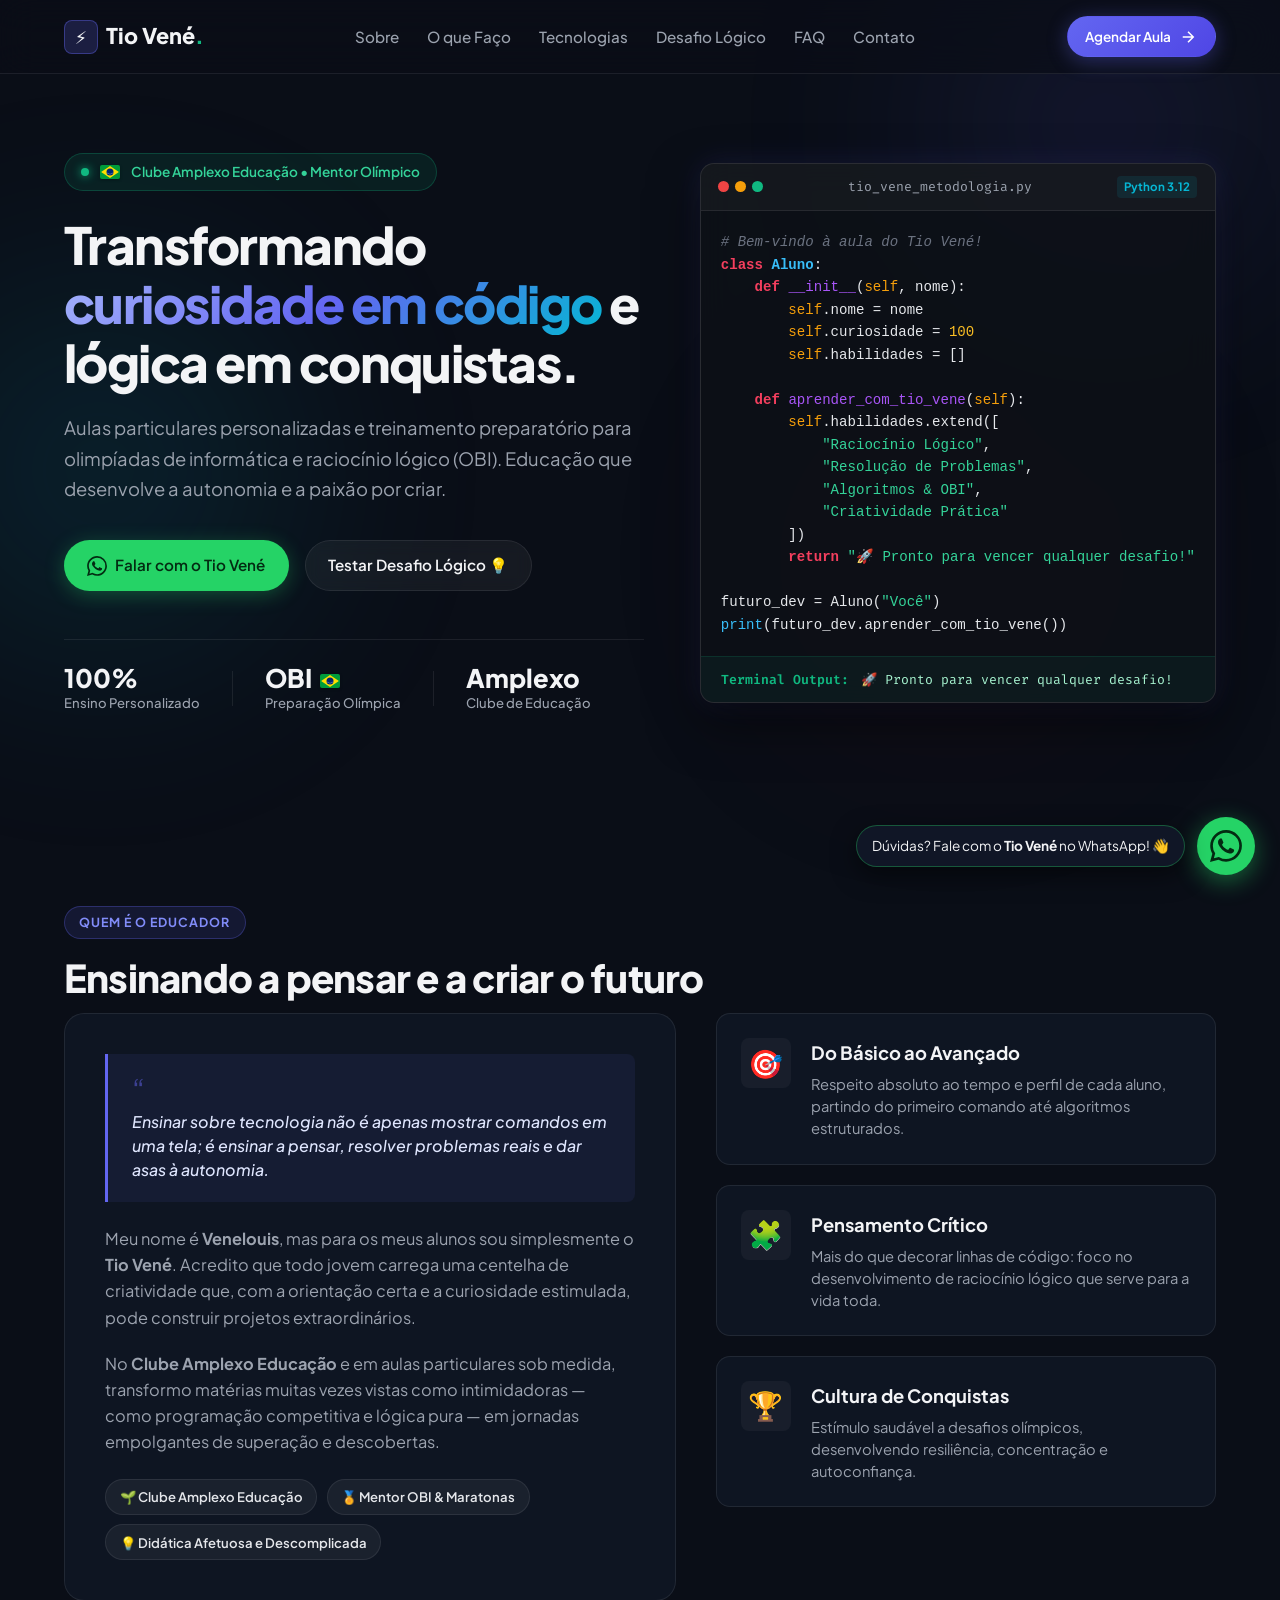
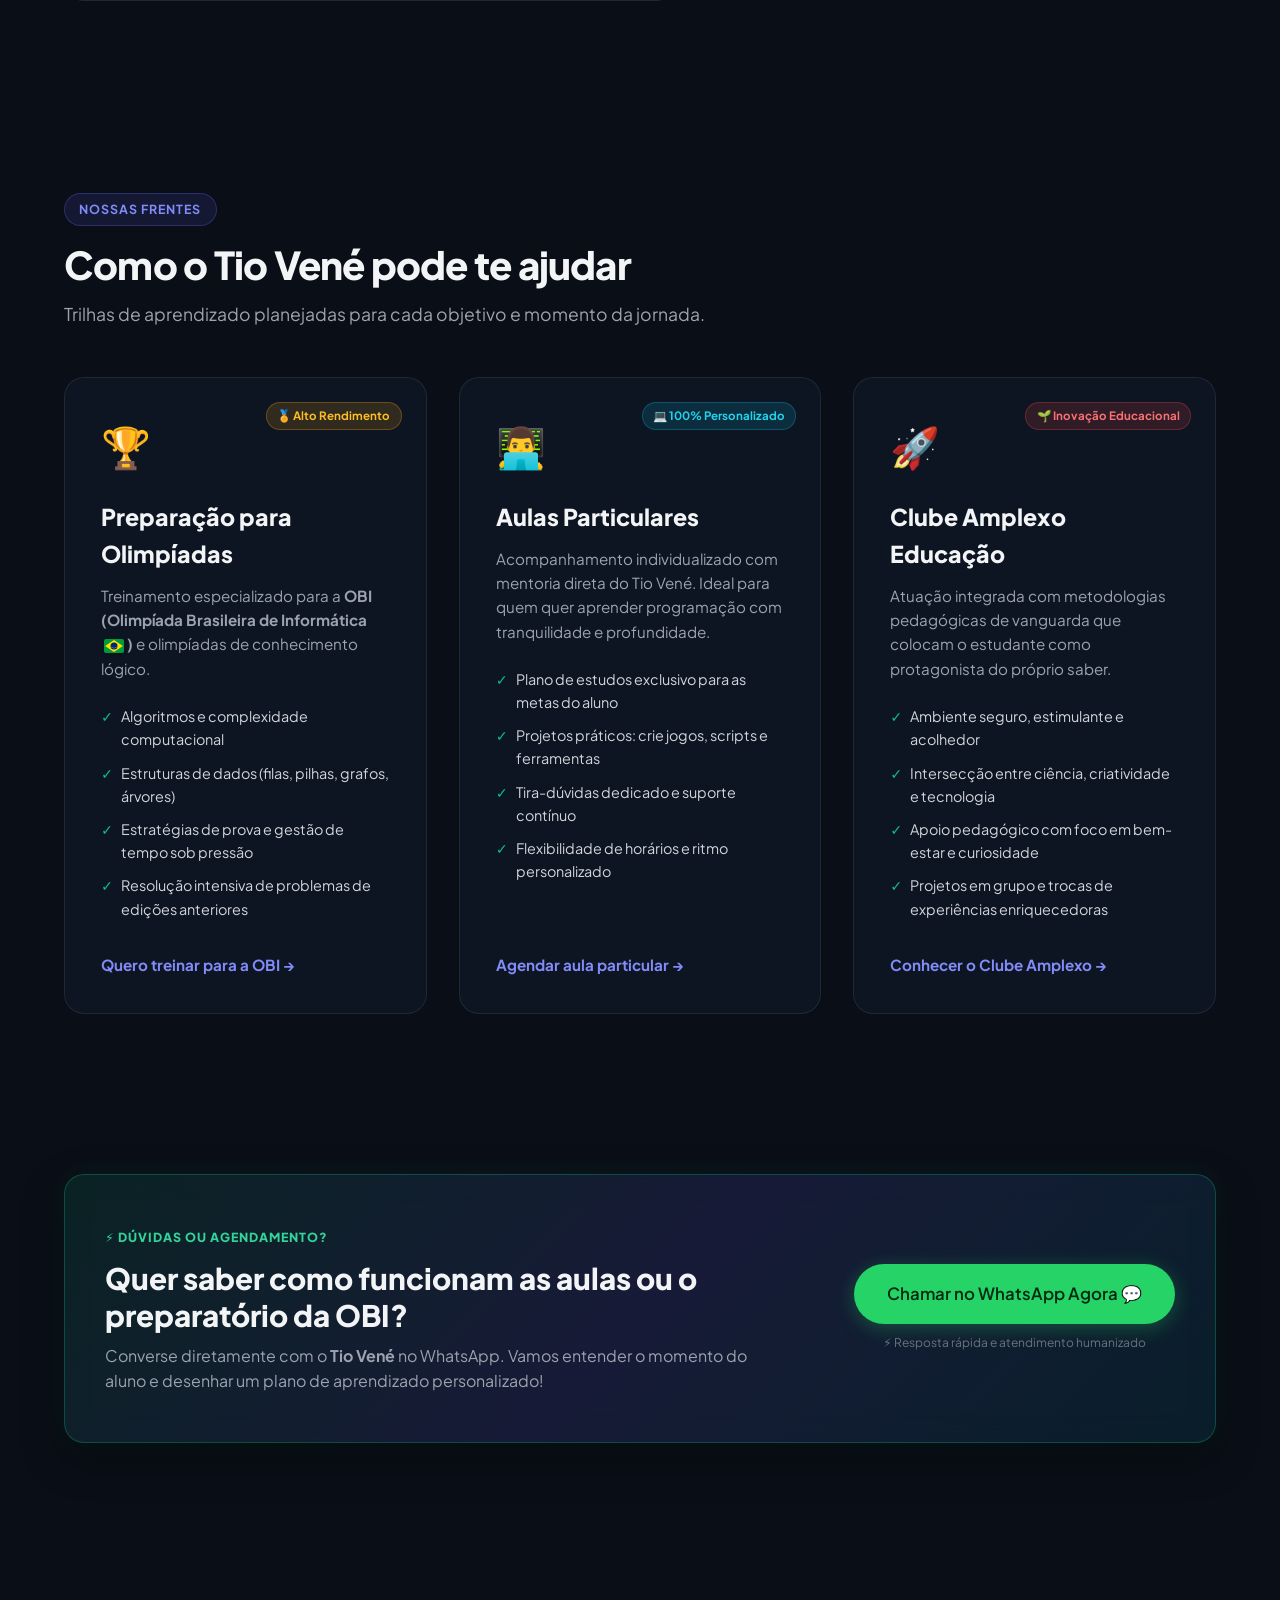
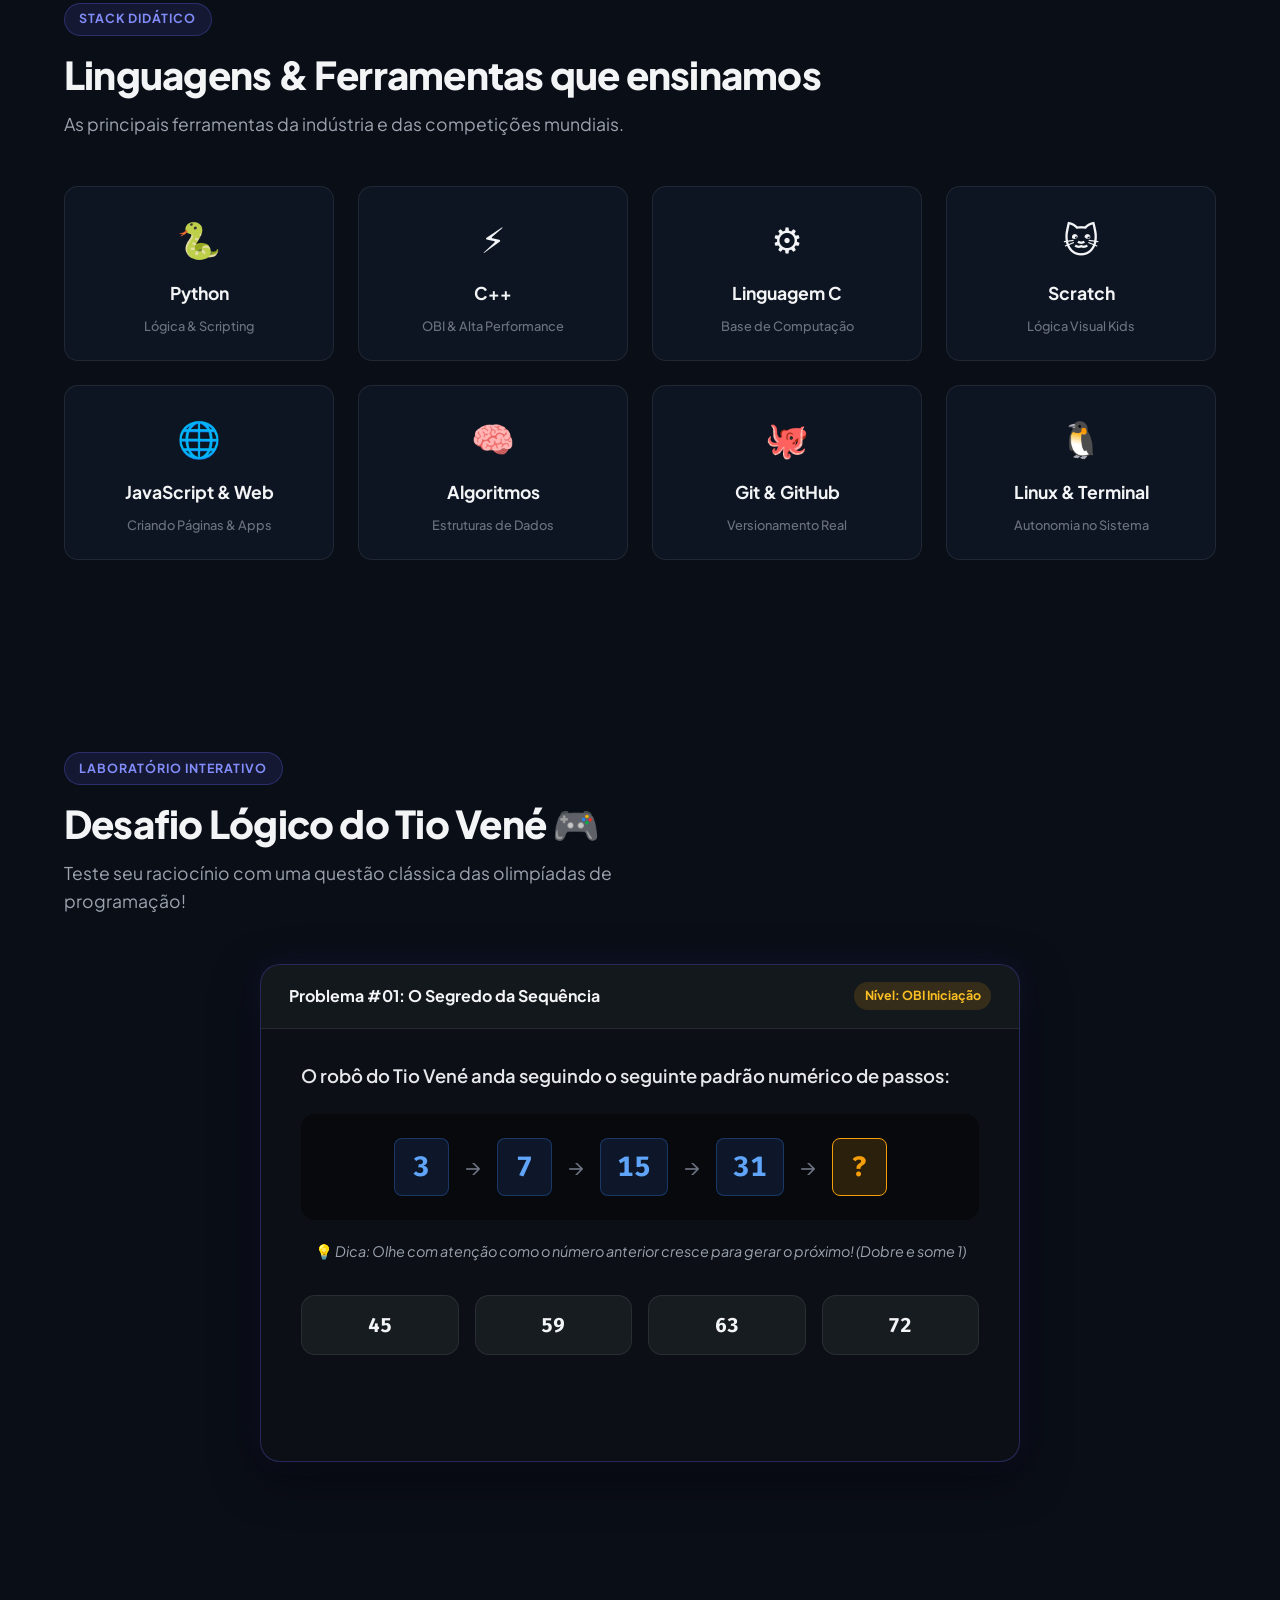
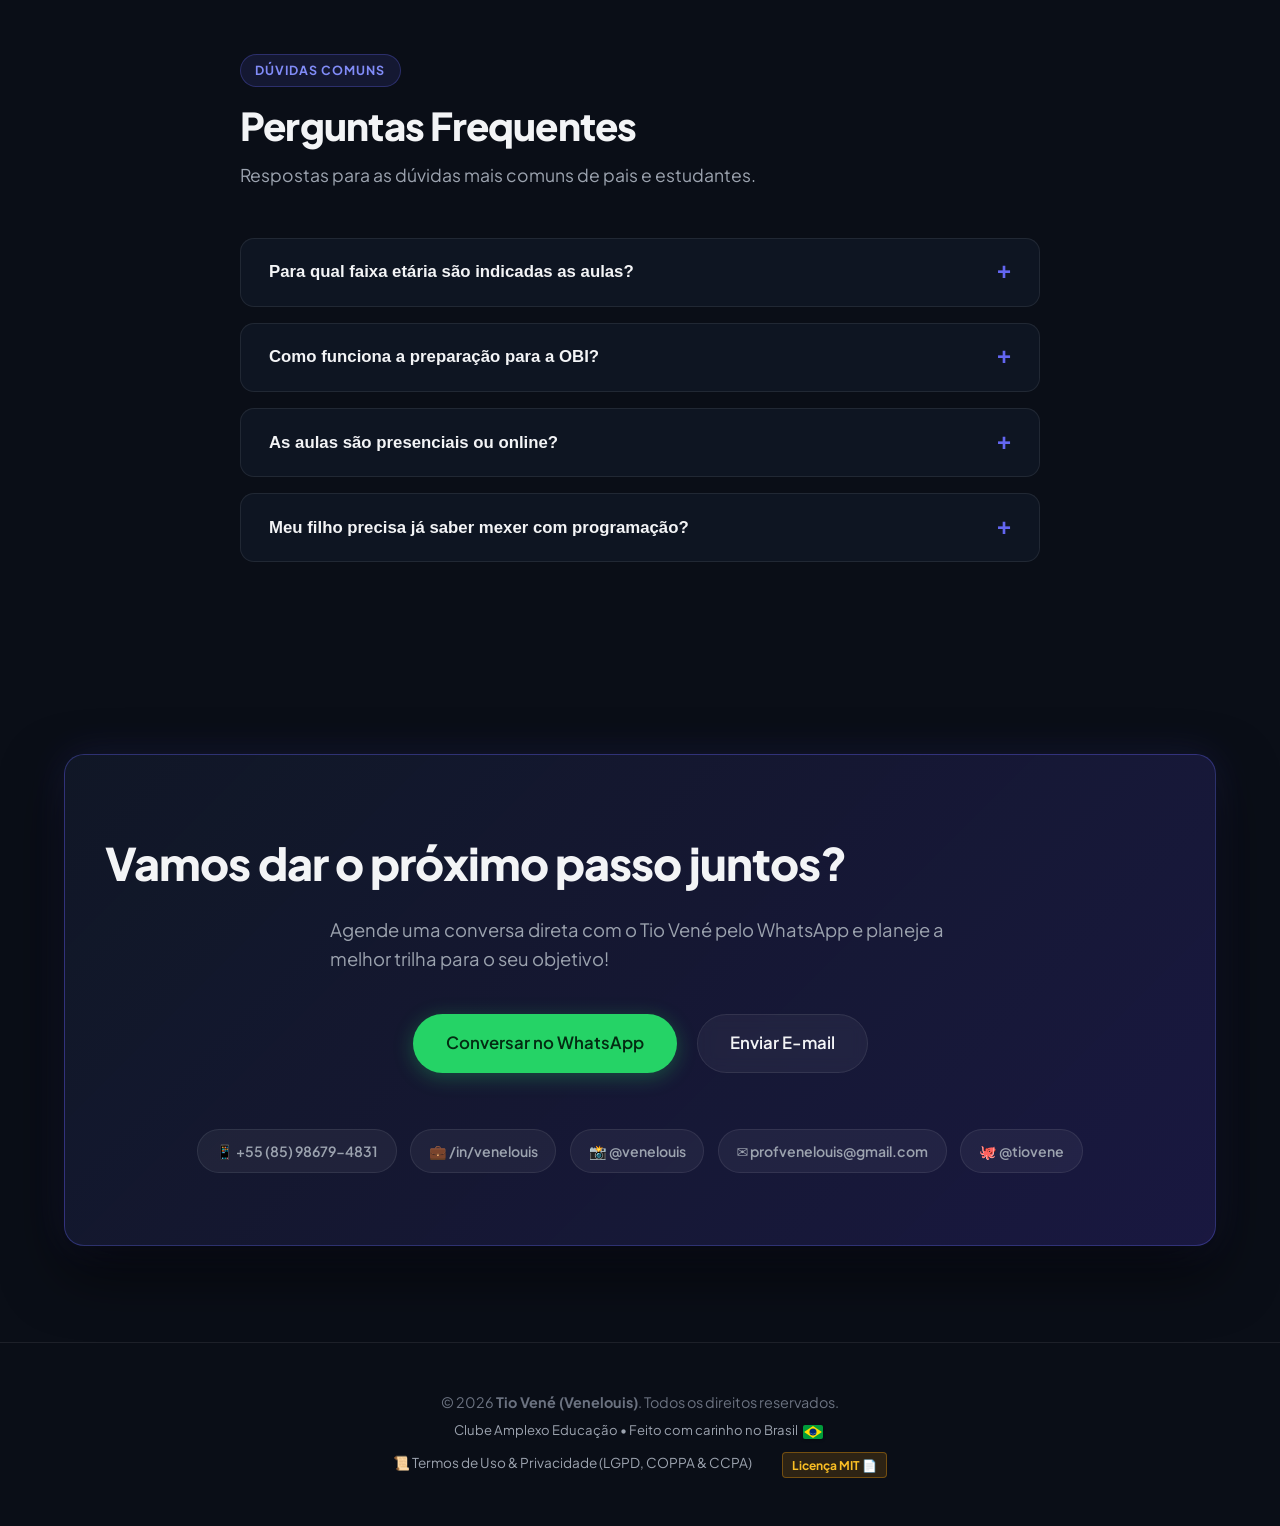
<file: index.html>
<!DOCTYPE html>
<html lang="pt-BR">
<head>
  <meta charset="UTF-8">
  <meta name="viewport" content="width=device-width, initial-scale=1.0">
  <title>Tio Vené | Professor de Tecnologia & Mentor Olímpico</title>
    <!-- Metadados de SEO & Indexação -->
  <meta name="description" content="Aulas particulares de tecnologia, programação e treinamento de alto rendimento para olimpíadas de informática (OBI) com o Tio Vené. Clube Amplexo Educação.">
  <meta name="keywords" content="Tio Vené, Venelouis, aulas particulares tecnologia, aulas programação, OBI, olimpíada brasileira de informática, Clube Amplexo Educação, professor programação, Python, C++, Scratch, mentor olímpico">
  <meta name="author" content="Venelouis (Tio Vené)">
  <meta name="robots" content="index, follow">
  <link rel="canonical" href="https://tiovene.github.io/">
  <link rel="icon" type="image/svg+xml" href="favicon.svg">
  <meta name="theme-color" content="#0a0e17">

  <!-- Open Graph / Facebook / WhatsApp / LinkedIn -->
  <meta property="og:type" content="website">
  <meta property="og:url" content="https://tiovene.github.io/">
  <meta property="og:title" content="Tio Vené | Professor de Tecnologia & Mentor Olímpico">
  <meta property="og:description" content="Aulas particulares personalizadas e treinamento preparatório para olimpíadas de informática (OBI). Transformando curiosidade em código e lógica em conquistas!">
  <meta property="og:image" content="https://tiovene.github.io/thumb.png">
  <meta property="og:image:secure_url" content="https://tiovene.github.io/thumb.png">
  <meta property="og:image:type" content="image/png">
  <meta property="og:image:width" content="1200">
  <meta property="og:image:height" content="630">
  <meta property="og:image:alt" content="Tio Vené - Professor de Tecnologia e Mentor Olímpico">
  <meta property="og:site_name" content="Tio Vené">
  <meta property="og:locale" content="pt_BR">

  <!-- Twitter Card (X) -->
  <meta name="twitter:card" content="summary_large_image">
  <meta name="twitter:url" content="https://tiovene.github.io/">
  <meta name="twitter:title" content="Tio Vené | Professor de Tecnologia & Mentor Olímpico">
  <meta name="twitter:description" content="Aulas particulares personalizadas e treinamento preparatório para olimpíadas de informática (OBI). Transformando curiosidade em código e lógica em conquistas!">
  <meta name="twitter:image" content="https://tiovene.github.io/thumb.png">
  <meta name="twitter:creator" content="@venelouis">

  <!-- Schema.org JSON-LD (Google Rich Snippets) -->
  <script type="application/ld+json">
  {
    "@context": "https://schema.org",
    "@type": "Person",
    "name": "Venelouis",
    "alternateName": "Tio Vené",
    "jobTitle": "Professor de Tecnologia e Mentor Olímpico",
    "description": "Professor de tecnologia particular e preparador para olimpíadas científicas e de informática (OBI). Educador no Clube Amplexo Educação.",
    "url": "https://tiovene.github.io",
    "image": "https://tiovene.github.io/thumb.png",
    "worksFor": {
      "@type": "Organization",
      "name": "Clube Amplexo Educação"
    },
    "sameAs": [
      "https://www.linkedin.com/in/venelouis",
      "https://instagram.com/venelouis",
      "https://github.com/tiovene"
    ],
    "knowsAbout": [
      "Olimpíada Brasileira de Informática",
      "Algoritmos e Estruturas de Dados",
      "Python",
      "C++",
      "Scratch",
      "Pensamento Computacional"
    ]
  }
  </script>

  <link rel="preconnect" href="https://fonts.googleapis.com">
  <link rel="preconnect" href="https://fonts.gstatic.com" crossorigin>
  <link href="https://fonts.googleapis.com/css2?family=Plus+Jakarta+Sans:wght@300;400;500;600;700;800&family=Fira+Code:wght@400;600&display=swap" rel="stylesheet">
  <link rel="stylesheet" href="style.css">
</head>
<body>

  <!-- Background Animated Glows -->
  <div class="glow-orb orb-1"></div>
  <div class="glow-orb orb-2"></div>
  <div class="glow-orb orb-3"></div>

  <!-- Header / Navigation -->
  <header class="navbar" id="navbar">
    <div class="container nav-container">
      <a href="#hero" class="brand" id="brand-logo">
        <span class="brand-badge">⚡</span>
        <span class="brand-text">Tio Vené<span class="dot">.</span></span>
      </a>

      <nav class="nav-menu" id="nav-menu">
        <a href="#sobre" class="nav-link">Sobre</a>
        <a href="#atuacao" class="nav-link">O que Faço</a>
        <a href="#tecnologias" class="nav-link">Tecnologias</a>
        <a href="#desafio" class="nav-link">Desafio Lógico</a>
        <a href="#faq" class="nav-link">FAQ</a>
        <a href="#contato" class="nav-link">Contato</a>
      </nav>

      <div class="nav-actions">
        <a href="https://wa.me/5585986794831?text=Ol%C3%A1%20Tio%20Ven%C3%A9!%20Gostaria%20de%20saber%20mais%20sobre%20as%20aulas%20de%20tecnologia." target="_blank" class="btn btn-primary btn-sm" id="nav-cta-btn">
          <span>Agendar Aula</span>
          <svg width="18" height="18" viewBox="0 0 24 24" fill="none" stroke="currentColor" stroke-width="2"><path d="M5 12h14M12 5l7 7-7 7"/></svg>
        </a>
        <button class="menu-toggle" id="menu-toggle" aria-label="Abrir menu">
          <span></span><span></span><span></span>
        </button>
      </div>
    </div>
  </header>

  <main>
    <!-- Hero Section -->
    <section class="hero-section" id="hero">
      <div class="container hero-grid">
        <div class="hero-content">
          <div class="pill-badge">
            <span class="pulse-dot"></span>
            <svg class="brazil-flag" width="20" height="14" viewBox="0 0 720 504" aria-label="Brasil"><rect width="720" height="504" fill="#009c3b"/><polygon points="360,37.8 680.4,252 360,466.2 39.6,252" fill="#ffdf00"/><circle cx="360" cy="252" r="126" fill="#002776"/><path d="M 234 252 A 136 136 0 0 0 486 252 A 148 148 0 0 1 234 252" fill="#ffffff"/></svg>
            <span>Clube Amplexo Educação • Mentor Olímpico</span>
          </div>

          <h1 class="hero-title" id="main-heading">
            Transformando <span class="gradient-text">curiosidade em código</span> e lógica em conquistas.
          </h1>

          <p class="hero-subtitle">
            Aulas particulares personalizadas e treinamento preparatório para olimpíadas de informática e raciocínio lógico (OBI). Educação que desenvolve a autonomia e a paixão por criar.
          </p>

          <div class="hero-cta-group">
            <a href="https://wa.me/5585986794831?text=Ol%C3%A1%20Tio%20Ven%C3%A9!%20Vim%20pelo%20seu%20site%20e%20quero%20conversar%20sobre%20aulas!" target="_blank" class="btn btn-whatsapp" id="hero-whatsapp-btn">
              <svg width="20" height="20" viewBox="0 0 24 24" fill="currentColor"><path d="M17.472 14.382c-.297-.149-1.758-.867-2.03-.967-.273-.099-.471-.148-.67.15-.197.297-.767.966-.94 1.164-.173.199-.347.223-.644.075-.297-.15-1.255-.463-2.39-1.475-.883-.788-1.48-1.761-1.653-2.059-.173-.297-.018-.458.13-.606.134-.133.298-.347.446-.52.149-.174.198-.298.298-.497.099-.198.05-.371-.025-.52-.075-.149-.669-1.612-.916-2.207-.242-.579-.487-.5-.669-.51-.173-.008-.371-.01-.57-.01-.198 0-.52.074-.792.372-.272.297-1.04 1.016-1.04 2.479 0 1.462 1.065 2.875 1.213 3.074.149.198 2.096 3.2 5.077 4.487.709.306 1.262.489 1.694.625.712.227 1.36.195 1.871.118.571-.085 1.758-.719 2.006-1.413.248-.694.248-1.289.173-1.413-.074-.124-.272-.198-.57-.347m-5.421 7.403h-.004a9.87 9.87 0 01-5.031-1.378l-.361-.214-3.741.982.998-3.648-.235-.374a9.86 9.86 0 01-1.51-5.26c.001-5.45 4.436-9.884 9.888-9.884 2.64 0 5.122 1.03 6.988 2.898a9.825 9.825 0 012.893 6.994c-.003 5.45-4.437 9.884-9.888 9.884m8.413-18.297A11.815 11.815 0 0012.05 0C5.495 0 .16 5.335.157 11.892c0 2.096.547 4.142 1.588 5.945L0 24l6.335-1.662c1.746.953 3.71 1.456 5.711 1.457h.005c6.554 0 11.89-5.335 11.893-11.893a11.821 11.821 0 00-3.48-8.413z"/></svg>
              <span>Falar com o Tio Vené</span>
            </a>
            <a href="#desafio" class="btn btn-secondary" id="hero-interactive-btn">
              <span>Testar Desafio Lógico 💡</span>
            </a>
          </div>

          <div class="stats-row">
            <div class="stat-item">
              <span class="stat-number">100%</span>
              <span class="stat-label">Ensino Personalizado</span>
            </div>
            <div class="stat-divider"></div>
            <div class="stat-item">
              <span class="stat-number">OBI <svg class="brazil-flag" width="20" height="14" viewBox="0 0 720 504" aria-label="Brasil"><rect width="720" height="504" fill="#009c3b"/><polygon points="360,37.8 680.4,252 360,466.2 39.6,252" fill="#ffdf00"/><circle cx="360" cy="252" r="126" fill="#002776"/><path d="M 234 252 A 136 136 0 0 0 486 252 A 148 148 0 0 1 234 252" fill="#ffffff"/></svg></span>
              <span class="stat-label">Preparação Olímpica</span>
            </div>
            <div class="stat-divider"></div>
            <div class="stat-item">
              <span class="stat-number">Amplexo</span>
              <span class="stat-label">Clube de Educação</span>
            </div>
          </div>
        </div>

        <div class="hero-visual">
          <div class="code-card">
            <div class="code-header">
              <div class="window-dots">
                <span class="dot red"></span>
                <span class="dot yellow"></span>
                <span class="dot green"></span>
              </div>
              <span class="code-title">tio_vene_metodologia.py</span>
              <span class="code-lang">Python 3.12</span>
            </div>
            <pre class="code-body"><code><span class="cm"># Bem-vindo à aula do Tio Vené!</span>
<span class="kw">class</span> <span class="nc">Aluno</span>:
    <span class="kw">def</span> <span class="nf">__init__</span>(<span class="bp">self</span>, nome):
        <span class="bp">self</span>.nome = nome
        <span class="bp">self</span>.curiosidade = <span class="mi">100</span>
        <span class="bp">self</span>.habilidades = []
        
    <span class="kw">def</span> <span class="nf">aprender_com_tio_vene</span>(<span class="bp">self</span>):
        <span class="bp">self</span>.habilidades.extend([
            <span class="st">"Raciocínio Lógico"</span>,
            <span class="st">"Resolução de Problemas"</span>,
            <span class="st">"Algoritmos & OBI"</span>,
            <span class="st">"Criatividade Prática"</span>
        ])
        <span class="kw">return</span> <span class="st">"🚀 Pronto para vencer qualquer desafio!"</span>

futuro_dev = Aluno(<span class="st">"Você"</span>)
<span class="nb">print</span>(futuro_dev.aprender_com_tio_vene())</code></pre>
            <div class="code-output">
              <span class="output-label">Terminal Output:</span>
              <span class="output-text">🚀 Pronto para vencer qualquer desafio!</span>
            </div>
          </div>
        </div>
      </div>
    </section>

    <!-- Sobre Section -->
    <section class="section sobre-section" id="sobre">
      <div class="container">
        <div class="section-badge">QUEM É O EDUCADOR</div>
        <h2 class="section-title">Ensinando a pensar e a criar o futuro</h2>
        
        <div class="sobre-grid">
          <div class="sobre-text-card">
            <div class="quote-box">
              <span class="quote-icon">“</span>
              <p>Ensinar sobre tecnologia não é apenas mostrar comandos em uma tela; é ensinar a pensar, resolver problemas reais e dar asas à autonomia.</p>
            </div>
            <p class="sobre-p">
              Meu nome é <strong>Venelouis</strong>, mas para os meus alunos sou simplesmente o <strong>Tio Vené</strong>. Acredito que todo jovem carrega uma centelha de criatividade que, com a orientação certa e a curiosidade estimulada, pode construir projetos extraordinários.
            </p>
            <p class="sobre-p">
              No <strong>Clube Amplexo Educação</strong> e em aulas particulares sob medida, transformo matérias muitas vezes vistas como intimidadoras — como programação competitiva e lógica pura — em jornadas empolgantes de superação e descobertas.
            </p>

            <div class="badges-row">
              <span class="tag-pill">🌱 Clube Amplexo Educação</span>
              <span class="tag-pill">🏅 Mentor OBI & Maratonas</span>
              <span class="tag-pill">💡 Didática Afetuosa e Descomplicada</span>
            </div>
          </div>

          <div class="sobre-features">
            <div class="feature-card">
              <div class="feature-icon">🎯</div>
              <div>
                <h3>Do Básico ao Avançado</h3>
                <p>Respeito absoluto ao tempo e perfil de cada aluno, partindo do primeiro comando até algoritmos estruturados.</p>
              </div>
            </div>

            <div class="feature-card">
              <div class="feature-icon">🧩</div>
              <div>
                <h3>Pensamento Crítico</h3>
                <p>Mais do que decorar linhas de código: foco no desenvolvimento de raciocínio lógico que serve para a vida toda.</p>
              </div>
            </div>

            <div class="feature-card">
              <div class="feature-icon">🏆</div>
              <div>
                <h3>Cultura de Conquistas</h3>
                <p>Estímulo saudável a desafios olímpicos, desenvolvendo resiliência, concentração e autoconfiança.</p>
              </div>
            </div>
          </div>
        </div>
      </div>
    </section>

    <!-- Frentes de Atuação -->
    <section class="section atuacao-section" id="atuacao">
      <div class="container">
        <div class="section-badge">NOSSAS FRENTES</div>
        <h2 class="section-title">Como o Tio Vené pode te ajudar</h2>
        <p class="section-subtitle">Trilhas de aprendizado planejadas para cada objetivo e momento da jornada.</p>

        <div class="cards-grid">
          <!-- Card 1 -->
          <div class="card card-hover" id="card-olimpiadas">
            <div class="card-tag gold">🏅 Alto Rendimento</div>
            <div class="card-icon-wrapper">
              <span>🏆</span>
            </div>
            <h3 class="card-title">Preparação para Olimpíadas</h3>
            <p class="card-description">
              Treinamento especializado para a <strong>OBI (Olimpíada Brasileira de Informática <svg class="brazil-flag" width="20" height="14" viewBox="0 0 720 504" aria-label="Brasil"><rect width="720" height="504" fill="#009c3b"/><polygon points="360,37.8 680.4,252 360,466.2 39.6,252" fill="#ffdf00"/><circle cx="360" cy="252" r="126" fill="#002776"/><path d="M 234 252 A 136 136 0 0 0 486 252 A 148 148 0 0 1 234 252" fill="#ffffff"/></svg>)</strong> e olimpíadas de conhecimento lógico.
            </p>
            <ul class="card-checklist">
              <li>Algoritmos e complexidade computacional</li>
              <li>Estruturas de dados (filas, pilhas, grafos, árvores)</li>
              <li>Estratégias de prova e gestão de tempo sob pressão</li>
              <li>Resolução intensiva de problemas de edições anteriores</li>
            </ul>
            <a href="https://wa.me/5585986794831?text=Ol%C3%A1%20Tio%20Ven%C3%A9!%20Tenho%20interesse%20na%20prepara%C3%A7%C3%A3o%20para%20Olimp%C3%ADadas%20(OBI)." target="_blank" class="card-link">
              Quero treinar para a OBI &rarr;
            </a>
          </div>

          <!-- Card 2 -->
          <div class="card card-hover" id="card-particulares">
            <div class="card-tag cyan">💻 100% Personalizado</div>
            <div class="card-icon-wrapper">
              <span>👨‍💻</span>
            </div>
            <h3 class="card-title">Aulas Particulares</h3>
            <p class="card-description">
              Acompanhamento individualizado com mentoria direta do Tio Vené. Ideal para quem quer aprender programação com tranquilidade e profundidade.
            </p>
            <ul class="card-checklist">
              <li>Plano de estudos exclusivo para as metas do aluno</li>
              <li>Projetos práticos: crie jogos, scripts e ferramentas</li>
              <li>Tira-dúvidas dedicado e suporte contínuo</li>
              <li>Flexibilidade de horários e ritmo personalizado</li>
            </ul>
            <a href="https://wa.me/5585986794831?text=Ol%C3%A1%20Tio%20Ven%C3%A9!%20Gostaria%20de%20marcar%20uma%20aula%20particular." target="_blank" class="card-link">
              Agendar aula particular &rarr;
            </a>
          </div>

          <!-- Card 3 -->
          <div class="card card-hover" id="card-amplexo">
            <div class="card-tag red">🌱 Inovação Educacional</div>
            <div class="card-icon-wrapper">
              <span>🚀</span>
            </div>
            <h3 class="card-title">Clube Amplexo Educação</h3>
            <p class="card-description">
              Atuação integrada com metodologias pedagógicas de vanguarda que colocam o estudante como protagonista do próprio saber.
            </p>
            <ul class="card-checklist">
              <li>Ambiente seguro, estimulante e acolhedor</li>
              <li>Intersecção entre ciência, criatividade e tecnologia</li>
              <li>Apoio pedagógico com foco em bem-estar e curiosidade</li>
              <li>Projetos em grupo e trocas de experiências enriquecedoras</li>
            </ul>
            <a href="https://wa.me/5585986794831?text=Ol%C3%A1%20Tio%20Ven%C3%A9!%20Quero%20conhecer%20mais%20sobre%20o%20Clube%20Amplexo%20Educa%C3%A7%C3%A3o." target="_blank" class="card-link">
              Conhecer o Clube Amplexo &rarr;
            </a>
          </div>
        </div>
      </div>
    </section>

    <!-- CALL TO ACTION INTERMEDIÁRIO DE ALTA CONVERSÃO -->
    <section class="section mid-cta-section" id="cta-destaque">
      <div class="container">
        <div class="mid-cta-banner">
          <div class="mid-cta-content">
            <span class="mid-cta-tag">⚡ DÚVIDAS OU AGENDAMENTO?</span>
            <h2 class="mid-cta-title">Quer saber como funcionam as aulas ou o preparatório da OBI?</h2>
            <p class="mid-cta-desc">
              Converse diretamente com o <strong>Tio Vené</strong> no WhatsApp. Vamos entender o momento do aluno e desenhar um plano de aprendizado personalizado!
            </p>
          </div>
          <div class="mid-cta-action">
            <a href="https://wa.me/5585986794831?text=Ol%C3%A1%20Tio%20Ven%C3%A9!%20Estou%20no%20seu%20site%20e%20gostaria%20de%20saber%20mais%20detalhes%20sobre%20as%20aulas%20e%20hor%C3%A1rios!" target="_blank" class="btn btn-whatsapp btn-lg pulse-hover" id="mid-cta-whatsapp-btn">
              <span>Chamar no WhatsApp Agora 💬</span>
            </a>
            <span class="mid-cta-note">⚡ Resposta rápida e atendimento humanizado</span>
          </div>
        </div>
      </div>
    </section>

    <!-- Tecnologias e Ferramentas -->
    <section class="section tech-section" id="tecnologias">
      <div class="container">
        <div class="section-badge">STACK DIDÁTICO</div>
        <h2 class="section-title">Linguagens & Ferramentas que ensinamos</h2>
        <p class="section-subtitle">As principais ferramentas da indústria e das competições mundiais.</p>

        <div class="tech-grid">
          <div class="tech-badge-item">
            <span class="tech-icon">🐍</span>
            <span class="tech-name">Python</span>
            <span class="tech-level">Lógica & Scripting</span>
          </div>
          <div class="tech-badge-item">
            <span class="tech-icon">⚡</span>
            <span class="tech-name">C++</span>
            <span class="tech-level">OBI & Alta Performance</span>
          </div>
          <div class="tech-badge-item">
            <span class="tech-icon">⚙️</span>
            <span class="tech-name">Linguagem C</span>
            <span class="tech-level">Base de Computação</span>
          </div>
          <div class="tech-badge-item">
            <span class="tech-icon">🐱</span>
            <span class="tech-name">Scratch</span>
            <span class="tech-level">Lógica Visual Kids</span>
          </div>
          <div class="tech-badge-item">
            <span class="tech-icon">🌐</span>
            <span class="tech-name">JavaScript & Web</span>
            <span class="tech-level">Criando Páginas & Apps</span>
          </div>
          <div class="tech-badge-item">
            <span class="tech-icon">🧠</span>
            <span class="tech-name">Algoritmos</span>
            <span class="tech-level">Estruturas de Dados</span>
          </div>
          <div class="tech-badge-item">
            <span class="tech-icon">🐙</span>
            <span class="tech-name">Git & GitHub</span>
            <span class="tech-level">Versionamento Real</span>
          </div>
          <div class="tech-badge-item">
            <span class="tech-icon">🐧</span>
            <span class="tech-name">Linux & Terminal</span>
            <span class="tech-level">Autonomia no Sistema</span>
          </div>
        </div>
      </div>
    </section>

    <!-- Mini Desafio Interativo (Laboratório do Tio Vené) -->
    <section class="section desafio-section" id="desafio">
      <div class="container">
        <div class="section-badge">LABORATÓRIO INTERATIVO</div>
        <h2 class="section-title">Desafio Lógico do Tio Vené 🎮</h2>
        <p class="section-subtitle">Teste seu raciocínio com uma questão clássica das olimpíadas de programação!</p>

        <div class="challenge-box" id="challenge-box">
          <div class="challenge-header">
            <span class="challenge-num">Problema #01: O Segredo da Sequência</span>
            <span class="challenge-diff">Nível: OBI Iniciação</span>
          </div>

          <div class="challenge-body">
            <p class="challenge-question">
              O robô do Tio Vené anda seguindo o seguinte padrão numérico de passos:
            </p>
            <div class="sequence-display">
              <span class="seq-item">3</span>
              <span class="seq-arrow">&rarr;</span>
              <span class="seq-item">7</span>
              <span class="seq-arrow">&rarr;</span>
              <span class="seq-item">15</span>
              <span class="seq-arrow">&rarr;</span>
              <span class="seq-item">31</span>
              <span class="seq-arrow">&rarr;</span>
              <span class="seq-item highlight">?</span>
            </div>
            <p class="challenge-hint">
              💡 <em>Dica: Olhe com atenção como o número anterior cresce para gerar o próximo! (Dobre e some 1)</em>
            </p>

            <div class="challenge-options" id="challenge-options">
              <button class="option-btn" data-correct="false" id="opt-1">45</button>
              <button class="option-btn" data-correct="false" id="opt-2">59</button>
              <button class="option-btn" data-correct="true" id="opt-3">63</button>
              <button class="option-btn" data-correct="false" id="opt-4">72</button>
            </div>

            <div class="challenge-feedback" id="challenge-feedback"></div>
          </div>
        </div>
      </div>
    </section>

    <!-- FAQ Section -->
    <section class="section faq-section" id="faq">
      <div class="container max-w-md">
        <div class="section-badge">DÚVIDAS COMUNS</div>
        <h2 class="section-title">Perguntas Frequentes</h2>
        <p class="section-subtitle">Respostas para as dúvidas mais comuns de pais e estudantes.</p>

        <div class="accordion" id="faq-accordion">
          <div class="accordion-item">
            <button class="accordion-header" id="faq-q1">
              <span>Para qual faixa etária são indicadas as aulas?</span>
              <span class="chevron">+</span>
            </button>
            <div class="accordion-content">
              <p>Trabalho com crianças, jovens e adolescentes, desde os primeiros passos lógicos (a partir de 8 anos com blocos e Scratch) até o ensino médio e preparação universitária em algoritmos avançados com C++ e Python.</p>
            </div>
          </div>

          <div class="accordion-item">
            <button class="accordion-header" id="faq-q2">
              <span>Como funciona a preparação para a OBI?</span>
              <span class="chevron">+</span>
            </button>
            <div class="accordion-content">
              <p>O treinamento envolve análise das provas anteriores da Olimpíada Brasileira de Informática, estudo estruturado de algoritmos e técnicas de resolução de problemas, além de simulados periódicos com tempo cronometrado.</p>
            </div>
          </div>

          <div class="accordion-item">
            <button class="accordion-header" id="faq-q3">
              <span>As aulas são presenciais ou online?</span>
              <span class="chevron">+</span>
            </button>
            <div class="accordion-content">
              <p>Ofereço formato online com acompanhamento interativo via tela compartilhada e ambiente prático, com máxima flexibilidade geográfica, e também projetos presenciais no âmbito do Clube Amplexo Educação.</p>
            </div>
          </div>

          <div class="accordion-item">
            <button class="accordion-header" id="faq-q4">
              <span>Meu filho precisa já saber mexer com programação?</span>
              <span class="chevron">+</span>
            </button>
            <div class="accordion-content">
              <p>Não! Nenhum conhecimento prévio é necessário. Começamos do absoluto zero, focando na curiosidade natural e na lógica intuitiva da criança.</p>
            </div>
          </div>
        </div>
      </div>
    </section>

    <!-- Contato / Call to Action Final -->
    <section class="section cta-section" id="contato">
      <div class="container text-center">
        <div class="cta-card">
          <h2 class="cta-title">Vamos dar o próximo passo juntos?</h2>
          <p class="cta-desc">
            Agende uma conversa direta com o Tio Vené pelo WhatsApp e planeje a melhor trilha para o seu objetivo!
          </p>

          <div class="cta-buttons">
            <a href="https://wa.me/5585986794831?text=Ol%C3%A1%20Tio%20Ven%C3%A9!%20Gostaria%20de%20conversar%20sobre%20as%20aulas%20particulares%20e%20olimp%C3%ADadas." target="_blank" class="btn btn-whatsapp btn-lg" id="final-whatsapp-btn">
              <span>Conversar no WhatsApp</span>
            </a>
            <a href="mailto:profvenelouis@gmail.com" class="btn btn-secondary btn-lg" id="final-email-btn">
              <span>Enviar E-mail</span>
            </a>
          </div>

          <div class="social-links-row">
            <a href="https://wa.me/5585986794831" target="_blank" class="social-pill" title="WhatsApp">
              <span>📱 +55 (85) 98679-4831</span>
            </a>
            <a href="https://www.linkedin.com/in/venelouis" target="_blank" class="social-pill" title="LinkedIn">
              <span>💼 /in/venelouis</span>
            </a>
            <a href="https://instagram.com/venelouis" target="_blank" class="social-pill" title="Instagram">
              <span>📸 @venelouis</span>
            </a>
            <a href="mailto:profvenelouis@gmail.com" class="social-pill" title="E-mail">
              <span>✉️ profvenelouis@gmail.com</span>
            </a>
            <a href="https://github.com/tiovene" target="_blank" class="social-pill" title="GitHub">
              <span>🐙 @tiovene</span>
            </a>
          </div>
        </div>
      </div>
    </section>
  </main>

  <!-- BOTÃO FLUTUANTE PERMANENTE DO WHATSAPP (CTA FIXO) -->
  <div class="floating-whatsapp-container" id="floating-whatsapp">
    <div class="floating-whatsapp-tooltip">
      <span>Dúvidas? Fale com o <strong>Tio Vené</strong> no WhatsApp! 👋</span>
    </div>
    <a href="https://wa.me/5585986794831?text=Ol%C3%A1%20Tio%20Ven%C3%A9!%20Vi%20seu%20site%20e%20gostaria%20de%20tirar%20uma%20d%C3%BAvida%20sobre%20as%20aulas." target="_blank" class="floating-whatsapp-btn" aria-label="Falar no WhatsApp com o Tio Vené">
      <svg width="32" height="32" viewBox="0 0 24 24" fill="currentColor">
        <path d="M17.472 14.382c-.297-.149-1.758-.867-2.03-.967-.273-.099-.471-.148-.67.15-.197.297-.767.966-.94 1.164-.173.199-.347.223-.644.075-.297-.15-1.255-.463-2.39-1.475-.883-.788-1.48-1.761-1.653-2.059-.173-.297-.018-.458.13-.606.134-.133.298-.347.446-.52.149-.174.198-.298.298-.497.099-.198.05-.371-.025-.52-.075-.149-.669-1.612-.916-2.207-.242-.579-.487-.5-.669-.51-.173-.008-.371-.01-.57-.01-.198 0-.52.074-.792.372-.272.297-1.04 1.016-1.04 2.479 0 1.462 1.065 2.875 1.213 3.074.149.198 2.096 3.2 5.077 4.487.709.306 1.262.489 1.694.625.712.227 1.36.195 1.871.118.571-.085 1.758-.719 2.006-1.413.248-.694.248-1.289.173-1.413-.074-.124-.272-.198-.57-.347m-5.421 7.403h-.004a9.87 9.87 0 01-5.031-1.378l-.361-.214-3.741.982.998-3.648-.235-.374a9.86 9.86 0 01-1.51-5.26c.001-5.45 4.436-9.884 9.888-9.884 2.64 0 5.122 1.03 6.988 2.898a9.825 9.825 0 012.893 6.994c-.003 5.45-4.437 9.884-9.888 9.884m8.413-18.297A11.815 11.815 0 0012.05 0C5.495 0 .16 5.335.157 11.892c0 2.096.547 4.142 1.588 5.945L0 24l6.335-1.662c1.746.953 3.71 1.456 5.711 1.457h.005c6.554 0 11.89-5.335 11.893-11.893a11.821 11.821 0 00-3.48-8.413z"/>
      </svg>
    </a>
  </div>


    <footer class="footer">
    <div class="container footer-content">
      <p>&copy; 2026 <strong>Tio Vené (Venelouis)</strong>. Todos os direitos reservados.</p>
      <p class="footer-sub">
        Clube Amplexo Educação • Feito com carinho no Brasil <svg class="brazil-flag" width="20" height="14" viewBox="0 0 720 504" aria-label="Brasil"><rect width="720" height="504" fill="#009c3b"/><polygon points="360,37.8 680.4,252 360,466.2 39.6,252" fill="#ffdf00"/><circle cx="360" cy="252" r="126" fill="#002776"/><path d="M 234 252 A 136 136 0 0 0 486 252 A 148 148 0 0 1 234 252" fill="#ffffff"/></svg>
      </p>
      <div class="footer-links-row">
        <a href="privacidade.html" class="footer-link">📜 Termos de Uso & Privacidade (LGPD, COPPA & CCPA)</a>
        <a href="LICENSE" target="_blank" class="license-badge">Licença MIT 📄</a>
      </div>
    </div>
  </footer>

  <script src="script.js"></script>
</body>
</html>
</file>
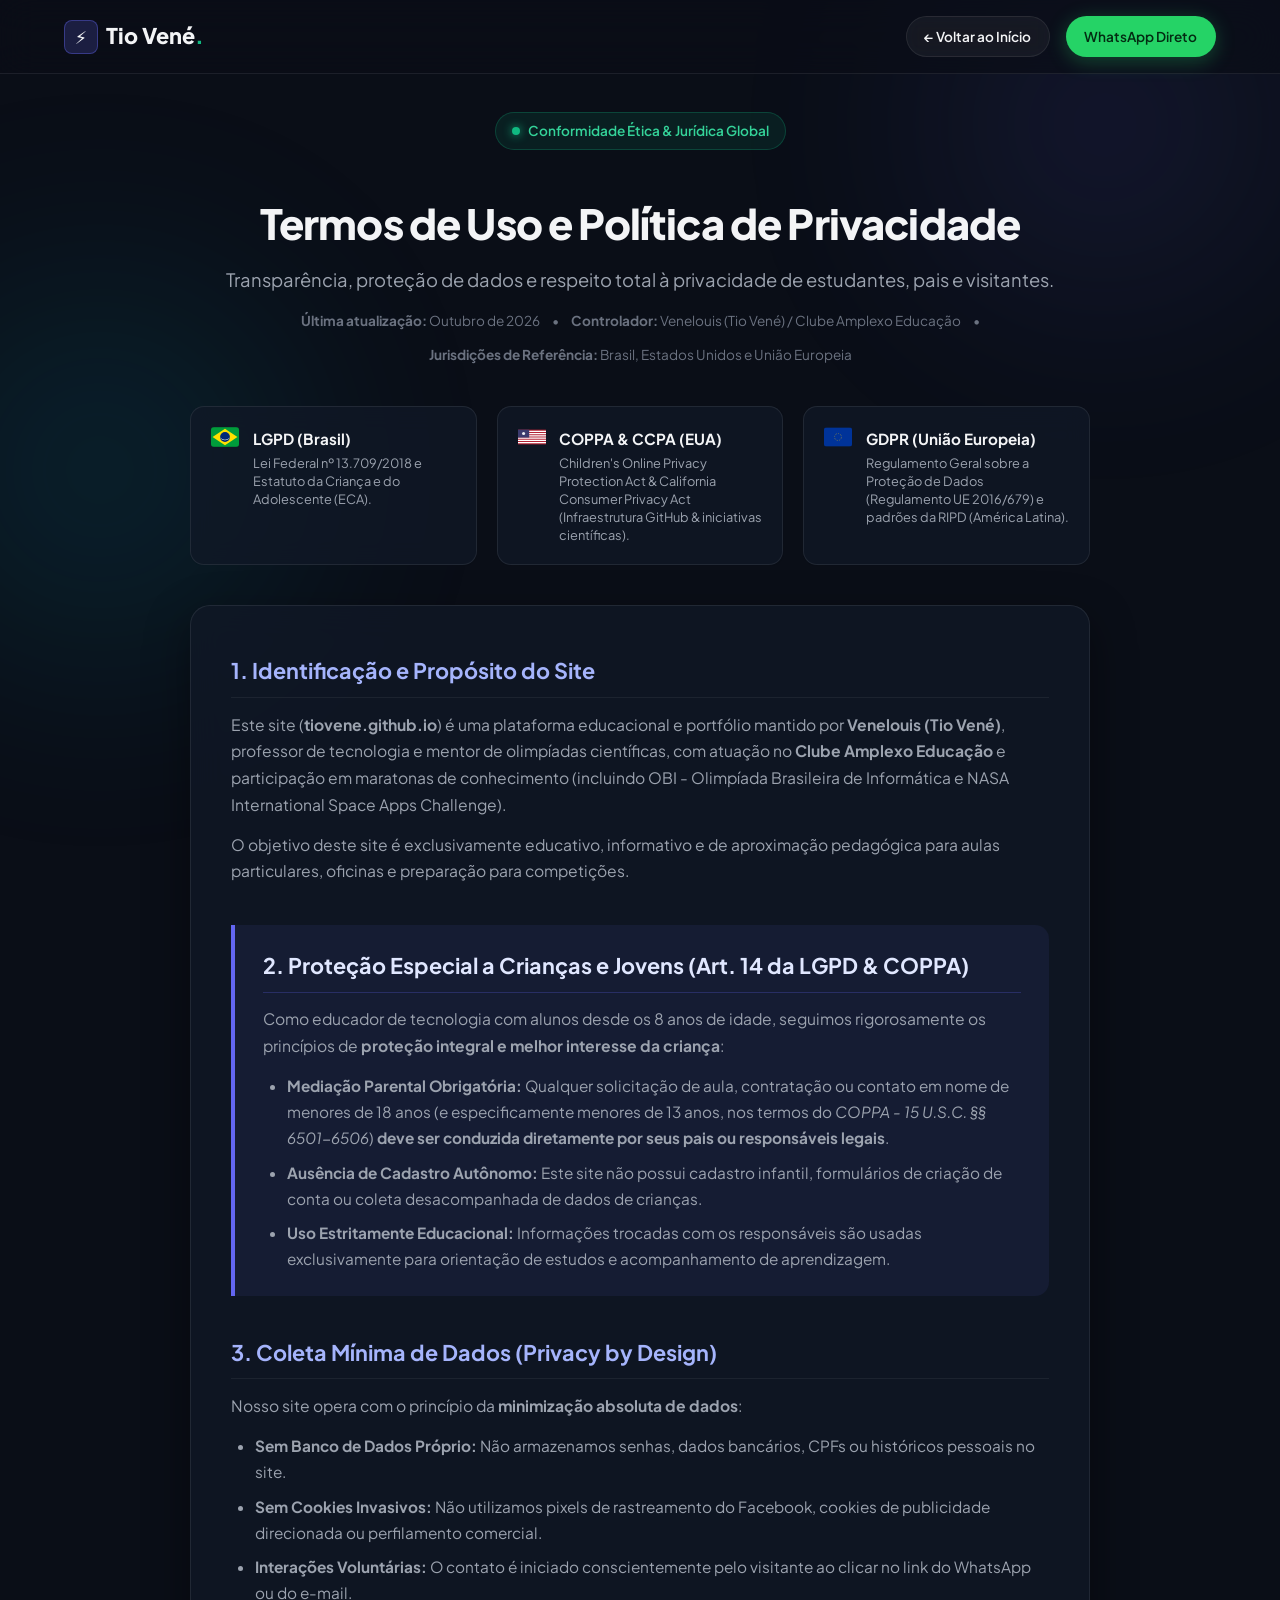
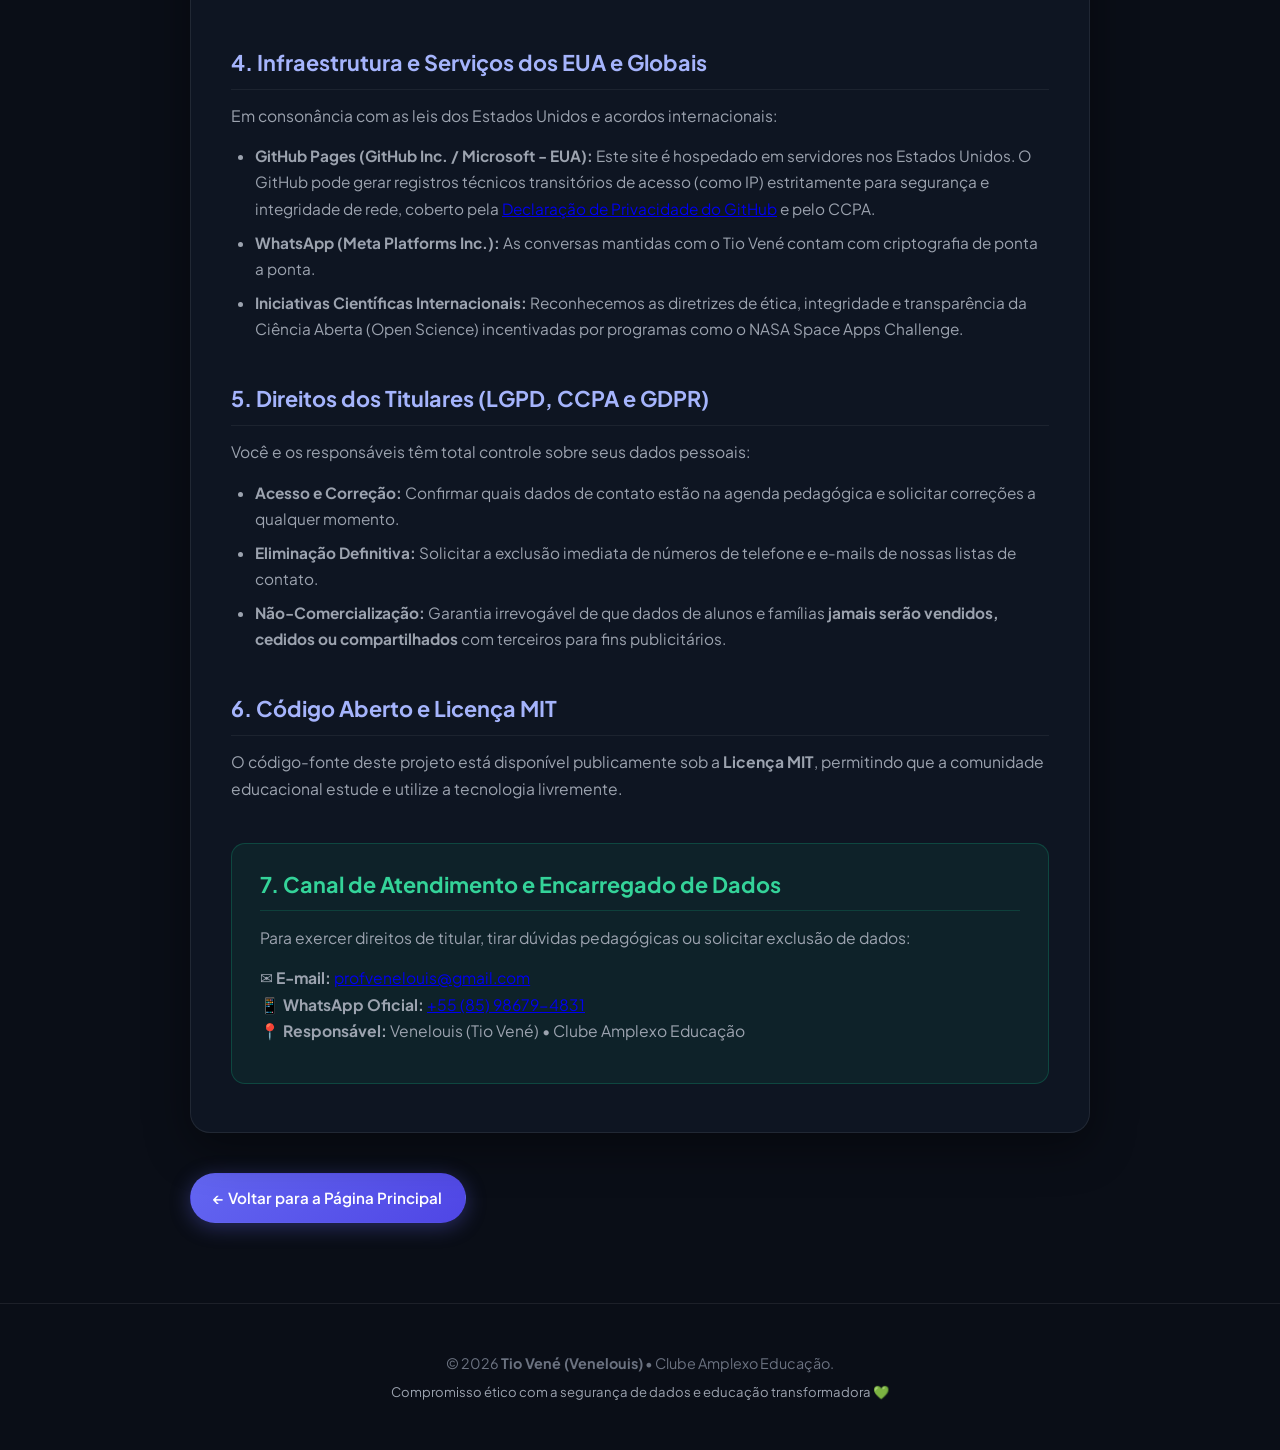
<file: privacidade.html>
<!DOCTYPE html>
<html lang="pt-BR">
<head>
  <meta charset="UTF-8">
  <meta name="viewport" content="width=device-width, initial-scale=1.0">
  <title>Termos de Uso e Política de Privacidade | Tio Vené (LGPD, COPPA & CCPA)</title>
  <meta name="description" content="Termos de uso e compromisso de privacidade do Tio Vené e Clube Amplexo Educação em conformidade com LGPD (Brasil), COPPA e CCPA (EUA) e GDPR (UE).">
  <link rel="preconnect" href="https://fonts.googleapis.com">
  <link rel="preconnect" href="https://fonts.gstatic.com" crossorigin>
  <link href="https://fonts.googleapis.com/css2?family=Plus+Jakarta+Sans:wght@300;400;500;600;700;800&family=Fira+Code:wght@400;600&display=swap" rel="stylesheet">
    <link rel="icon" type="image/svg+xml" href="favicon.svg">
  <meta name="theme-color" content="#0a0e17">
  <meta property="og:type" content="article">
  <meta property="og:title" content="Termos de Uso e Política de Privacidade | Tio Vené">
  <meta property="og:description" content="Conformidade LGPD, COPPA, CCPA e GDPR. Transparência e segurança para estudantes e responsáveis.">
  <meta property="og:image" content="https://tiovene.github.io/thumb.png">
  <link rel="stylesheet" href="style.css">
</head>
<body class="legal-page">

  <!-- Background Animated Glows -->
  <div class="glow-orb orb-1"></div>
  <div class="glow-orb orb-2"></div>

  <!-- Header / Navigation -->
  <header class="navbar" id="navbar">
    <div class="container nav-container">
      <a href="index.html" class="brand">
        <span class="brand-badge">⚡</span>
        <span class="brand-text">Tio Vené<span class="dot">.</span></span>
      </a>

      <div class="nav-actions">
        <a href="index.html" class="btn btn-secondary btn-sm">
          <span>&larr; Voltar ao Início</span>
        </a>
        <a href="https://wa.me/5585986794831" target="_blank" class="btn btn-whatsapp btn-sm">
          <span>WhatsApp Direto</span>
        </a>
      </div>
    </div>
  </header>

  <main class="legal-main container">
    <div class="legal-header">
      <div class="pill-badge">
        <span class="pulse-dot"></span>
        <span>Conformidade Ética & Jurídica Global</span>
      </div>
      <h1 class="legal-title">Termos de Uso e Política de Privacidade</h1>
      <p class="legal-subtitle">
        Transparência, proteção de dados e respeito total à privacidade de estudantes, pais e visitantes.
      </p>
      <div class="legal-meta">
        <span><strong>Última atualização:</strong> Outubro de 2026</span>
        <span>&bull;</span>
        <span><strong>Controlador:</strong> Venelouis (Tio Vené) / Clube Amplexo Educação</span>
        <span>&bull;</span>
        <span><strong>Jurisdições de Referência:</strong> Brasil, Estados Unidos e União Europeia</span>
      </div>
    </div>

    <!-- Cards de Leis Compatíveis -->
    <div class="legal-jurisdictions-grid">
      <div class="jurisdiction-card">
        <div class="jur-flag">
          <svg width="28" height="20" viewBox="0 0 720 504" style="border-radius: 3px;">
            <rect width="720" height="504" fill="#009c3b"/>
            <polygon points="360,37.8 680.4,252 360,466.2 39.6,252" fill="#ffdf00"/>
            <circle cx="360" cy="252" r="126" fill="#002776"/>
            <path d="M 234 252 A 136 136 0 0 0 486 252 A 148 148 0 0 1 234 252" fill="#ffffff"/>
          </svg>
        </div>
        <div>
          <h4>LGPD (Brasil)</h4>
          <p>Lei Federal nº 13.709/2018 e Estatuto da Criança e do Adolescente (ECA).</p>
        </div>
      </div>

      <div class="jurisdiction-card">
        <div class="jur-flag">
          <svg width="28" height="20" viewBox="0 0 7410 3900" style="border-radius: 3px;">
            <rect width="7410" height="3900" fill="#b22234"/>
            <path d="M0,450H7410M0,1050H7410M0,1650H7410M0,2250H7410M0,2850H7410M0,3450H7410" stroke="#fff" stroke-width="300"/>
            <rect width="2964" height="2100" fill="#3c3b6e"/>
            <circle cx="1482" cy="1050" r="400" fill="#ffffff" opacity="0.9"/>
          </svg>
        </div>
        <div>
          <h4>COPPA & CCPA (EUA)</h4>
          <p>Children's Online Privacy Protection Act & California Consumer Privacy Act (Infraestrutura GitHub & iniciativas científicas).</p>
        </div>
      </div>

      <div class="jurisdiction-card">
        <div class="jur-flag">
          <svg width="28" height="20" viewBox="0 0 810 540" style="border-radius: 3px;">
            <rect width="810" height="540" fill="#003399"/>
            <circle cx="405" cy="270" r="100" fill="none" stroke="#ffcc00" stroke-width="22" stroke-dasharray="12 40"/>
          </svg>
        </div>
        <div>
          <h4>GDPR (União Europeia)</h4>
          <p>Regulamento Geral sobre a Proteção de Dados (Regulamento UE 2016/679) e padrões da RIPD (América Latina).</p>
        </div>
      </div>
    </div>

    <!-- Conteúdo Legal -->
    <article class="legal-body-card">
      <section class="legal-section">
        <h2>1. Identificação e Propósito do Site</h2>
        <p>
          Este site (<strong>tiovene.github.io</strong>) é uma plataforma educacional e portfólio mantido por <strong>Venelouis (Tio Vené)</strong>, professor de tecnologia e mentor de olimpíadas científicas, com atuação no <strong>Clube Amplexo Educação</strong> e participação em maratonas de conhecimento (incluindo OBI - Olimpíada Brasileira de Informática e NASA International Space Apps Challenge).
        </p>
        <p>
          O objetivo deste site é exclusivamente educativo, informativo e de aproximação pedagógica para aulas particulares, oficinas e preparação para competições.
        </p>
      </section>

      <section class="legal-section highlight-box">
        <h2>2. Proteção Especial a Crianças e Jovens (Art. 14 da LGPD & COPPA)</h2>
        <p>
          Como educador de tecnologia com alunos desde os 8 anos de idade, seguimos rigorosamente os princípios de <strong>proteção integral e melhor interesse da criança</strong>:
        </p>
        <ul>
          <li><strong>Mediação Parental Obrigatória:</strong> Qualquer solicitação de aula, contratação ou contato em nome de menores de 18 anos (e especificamente menores de 13 anos, nos termos do <em>COPPA - 15 U.S.C. §§ 6501-6506</em>) <strong>deve ser conduzida diretamente por seus pais ou responsáveis legais</strong>.</li>
          <li><strong>Ausência de Cadastro Autônomo:</strong> Este site não possui cadastro infantil, formulários de criação de conta ou coleta desacompanhada de dados de crianças.</li>
          <li><strong>Uso Estritamente Educacional:</strong> Informações trocadas com os responsáveis são usadas exclusivamente para orientação de estudos e acompanhamento de aprendizagem.</li>
        </ul>
      </section>

      <section class="legal-section">
        <h2>3. Coleta Mínima de Dados (Privacy by Design)</h2>
        <p>
          Nosso site opera com o princípio da <strong>minimização absoluta de dados</strong>:
        </p>
        <ul>
          <li><strong>Sem Banco de Dados Próprio:</strong> Não armazenamos senhas, dados bancários, CPFs ou históricos pessoais no site.</li>
          <li><strong>Sem Cookies Invasivos:</strong> Não utilizamos pixels de rastreamento do Facebook, cookies de publicidade direcionada ou perfilamento comercial.</li>
          <li><strong>Interações Voluntárias:</strong> O contato é iniciado conscientemente pelo visitante ao clicar no link do WhatsApp ou do e-mail.</li>
        </ul>
      </section>

      <section class="legal-section">
        <h2>4. Infraestrutura e Serviços dos EUA e Globais</h2>
        <p>
          Em consonância com as leis dos Estados Unidos e acordos internacionais:
        </p>
        <ul>
          <li><strong>GitHub Pages (GitHub Inc. / Microsoft - EUA):</strong> Este site é hospedado em servidores nos Estados Unidos. O GitHub pode gerar registros técnicos transitórios de acesso (como IP) estritamente para segurança e integridade de rede, coberto pela <a href="https://docs.github.com/pt/site-policy/privacy-policies/github-general-privacy-statement" target="_blank" rel="noopener">Declaração de Privacidade do GitHub</a> e pelo CCPA.</li>
          <li><strong>WhatsApp (Meta Platforms Inc.):</strong> As conversas mantidas com o Tio Vené contam com criptografia de ponta a ponta.</li>
          <li><strong>Iniciativas Científicas Internacionais:</strong> Reconhecemos as diretrizes de ética, integridade e transparência da Ciência Aberta (Open Science) incentivadas por programas como o NASA Space Apps Challenge.</li>
        </ul>
      </section>

      <section class="legal-section">
        <h2>5. Direitos dos Titulares (LGPD, CCPA e GDPR)</h2>
        <p>
          Você e os responsáveis têm total controle sobre seus dados pessoais:
        </p>
        <ul>
          <li><strong>Acesso e Correção:</strong> Confirmar quais dados de contato estão na agenda pedagógica e solicitar correções a qualquer momento.</li>
          <li><strong>Eliminação Definitiva:</strong> Solicitar a exclusão imediata de números de telefone e e-mails de nossas listas de contato.</li>
          <li><strong>Não-Comercialização:</strong> Garantia irrevogável de que dados de alunos e famílias <strong>jamais serão vendidos, cedidos ou compartilhados</strong> com terceiros para fins publicitários.</li>
        </ul>
      </section>

      <section class="legal-section">
        <h2>6. Código Aberto e Licença MIT</h2>
        <p>
          O código-fonte deste projeto está disponível publicamente sob a <strong>Licença MIT</strong>, permitindo que a comunidade educacional estude e utilize a tecnologia livremente.
        </p>
      </section>

      <section class="legal-section contact-box">
        <h2>7. Canal de Atendimento e Encarregado de Dados</h2>
        <p>
          Para exercer direitos de titular, tirar dúvidas pedagógicas ou solicitar exclusão de dados:
        </p>
        <p>
          ✉️ <strong>E-mail:</strong> <a href="mailto:profvenelouis@gmail.com">profvenelouis@gmail.com</a><br>
          📱 <strong>WhatsApp Oficial:</strong> <a href="https://wa.me/5585986794831" target="_blank" rel="noopener">+55 (85) 98679-4831</a><br>
          📍 <strong>Responsável:</strong> Venelouis (Tio Vené) &bull; Clube Amplexo Educação
        </p>
      </section>
    </article>

    <div class="legal-footer-nav text-center">
      <a href="index.html" class="btn btn-primary">
        <span>&larr; Voltar para a Página Principal</span>
      </a>
    </div>
  </main>

  <footer class="footer">
    <div class="container footer-content">
      <p>&copy; 2026 <strong>Tio Vené (Venelouis)</strong> &bull; Clube Amplexo Educação.</p>
      <p class="footer-sub">Compromisso ético com a segurança de dados e educação transformadora 💚</p>
    </div>
  </footer>

</body>
</html>
</file>
<file: style.css>
/* =========================================================
   ESTILOS - TIO VENÉ (MODERNO, TECNOLÓGICO & PREMIUM)
   ========================================================= */

:root {
  --bg-primary: #0a0e17;
  --bg-secondary: #111827;
  --bg-card: rgba(17, 24, 39, 0.75);
  --bg-card-hover: rgba(24, 33, 53, 0.9);
  --border-color: rgba(255, 255, 255, 0.08);
  --border-focus: rgba(99, 102, 241, 0.5);
  
  --text-main: #f3f4f6;
  --text-muted: #9ca3af;
  --text-dim: #6b7280;

  --primary: #6366f1;
  --primary-hover: #4f46e5;
  --primary-glow: rgba(99, 102, 241, 0.35);

  --accent-cyan: #06b6d4;
  --accent-green: #10b981;
  --accent-gold: #f59e0b;
  --accent-red: #ef4444;

  --whatsapp-color: #25d366;
  --whatsapp-hover: #20bd5a;

  --font-sans: 'Plus Jakarta Sans', system-ui, -apple-system, sans-serif;
  --font-mono: 'Fira Code', monospace;
  
  --radius-sm: 8px;
  --radius-md: 14px;
  --radius-lg: 20px;
  --radius-full: 9999px;

  --transition-fast: 0.2s cubic-bezier(0.16, 1, 0.3, 1);
  --transition-smooth: 0.3s cubic-bezier(0.16, 1, 0.3, 1);
}

*, *::before, *::after {
  box-sizing: border-box;
  margin: 0;
  padding: 0;
}

html {
  scroll-behavior: smooth;
  font-family: var(--font-sans);
  background-color: var(--bg-primary);
  color: var(--text-main);
  line-height: 1.6;
}

body {
  overflow-x: hidden;
  position: relative;
  min-height: 100vh;
}

/* Background Ambient Glows */
.glow-orb {
  position: fixed;
  border-radius: 50%;
  filter: blur(120px);
  pointer-events: none;
  z-index: 0;
  opacity: 0.22;
  animation: floatOrb 20s infinite alternate ease-in-out;
}

.orb-1 {
  width: 450px;
  height: 450px;
  background: radial-gradient(circle, #6366f1 0%, transparent 70%);
  top: -100px;
  right: -50px;
}

.orb-2 {
  width: 500px;
  height: 500px;
  background: radial-gradient(circle, #06b6d4 0%, transparent 70%);
  bottom: 20%;
  left: -150px;
  animation-delay: -7s;
}

.orb-3 {
  width: 400px;
  height: 400px;
  background: radial-gradient(circle, #8b0000 0%, transparent 70%);
  top: 40%;
  right: 10%;
  animation-delay: -12s;
}

@keyframes floatOrb {
  0% { transform: translate(0, 0) scale(1); }
  50% { transform: translate(40px, 30px) scale(1.1); }
  100% { transform: translate(-30px, -40px) scale(0.95); }
}

/* Containers */
.container {
  width: 90%;
  max-width: 1200px;
  margin: 0 auto;
  position: relative;
  z-index: 1;
}

.max-w-md {
  max-width: 800px;
}

/* Typography Helpers */
.gradient-text {
  background: linear-gradient(135deg, #a5b4fc 0%, #6366f1 50%, #06b6d4 100%);
  -webkit-background-clip: text;
  -webkit-text-fill-color: transparent;
}

/* Navbar */
.navbar {
  position: fixed;
  top: 0;
  left: 0;
  width: 100%;
  z-index: 100;
  padding: 1rem 0;
  background: rgba(10, 14, 23, 0.7);
  backdrop-filter: blur(18px);
  -webkit-backdrop-filter: blur(18px);
  border-bottom: 1px solid var(--border-color);
  transition: padding var(--transition-fast), background var(--transition-fast);
}

.nav-container {
  display: flex;
  align-items: center;
  justify-content: space-between;
}

.brand {
  display: flex;
  align-items: center;
  gap: 0.5rem;
  text-decoration: none;
  font-weight: 800;
  font-size: 1.35rem;
  color: var(--text-main);
}

.brand-badge {
  display: inline-flex;
  align-items: center;
  justify-content: center;
  width: 34px;
  height: 34px;
  background: rgba(99, 102, 241, 0.2);
  border: 1px solid rgba(99, 102, 241, 0.4);
  border-radius: var(--radius-sm);
  font-size: 1.1rem;
}

.brand-text .dot {
  color: var(--accent-green);
}

.nav-menu {
  display: flex;
  gap: 1.75rem;
  align-items: center;
}

.nav-link {
  color: var(--text-muted);
  text-decoration: none;
  font-size: 0.95rem;
  font-weight: 500;
  transition: color var(--transition-fast);
  position: relative;
}

.nav-link:hover {
  color: var(--text-main);
}

.nav-link::after {
  content: '';
  position: absolute;
  bottom: -4px;
  left: 0;
  width: 0;
  height: 2px;
  background: var(--primary);
  transition: width var(--transition-fast);
  border-radius: 2px;
}

.nav-link:hover::after {
  width: 100%;
}

.nav-actions {
  display: flex;
  align-items: center;
  gap: 1rem;
}

.menu-toggle {
  display: none;
  flex-direction: column;
  gap: 5px;
  background: none;
  border: none;
  cursor: pointer;
  padding: 4px;
}

.menu-toggle span {
  display: block;
  width: 22px;
  height: 2px;
  background: var(--text-main);
  border-radius: 2px;
  transition: transform var(--transition-fast), opacity var(--transition-fast);
}

/* Buttons */
.btn {
  display: inline-flex;
  align-items: center;
  justify-content: center;
  gap: 0.5rem;
  padding: 0.75rem 1.4rem;
  border-radius: var(--radius-full);
  font-weight: 600;
  font-size: 0.95rem;
  text-decoration: none;
  cursor: pointer;
  border: 1px solid transparent;
  transition: all var(--transition-smooth);
}

.btn-sm {
  padding: 0.55rem 1.1rem;
  font-size: 0.85rem;
}

.btn-lg {
  padding: 0.95rem 2rem;
  font-size: 1.05rem;
}

.btn-primary {
  background: linear-gradient(135deg, #6366f1 0%, #4f46e5 100%);
  color: #fff;
  box-shadow: 0 4px 20px var(--primary-glow);
}

.btn-primary:hover {
  background: linear-gradient(135deg, #7477f7 0%, #5d55f0 100%);
  transform: translateY(-2px);
  box-shadow: 0 6px 24px var(--primary-glow);
}

.btn-whatsapp {
  background: #25d366;
  color: #032b12;
  box-shadow: 0 4px 20px rgba(37, 211, 102, 0.3);
}

.btn-whatsapp:hover {
  background: #2ee272;
  color: #032b12;
  transform: translateY(-2px);
  box-shadow: 0 6px 25px rgba(37, 211, 102, 0.45);
}

.btn-secondary {
  background: rgba(255, 255, 255, 0.05);
  color: var(--text-main);
  border-color: var(--border-color);
  backdrop-filter: blur(8px);
}

.btn-secondary:hover {
  background: rgba(255, 255, 255, 0.1);
  border-color: rgba(255, 255, 255, 0.2);
  transform: translateY(-2px);
}

/* Sections Global */
.section {
  padding: 6rem 0;
  position: relative;
  z-index: 1;
}

.section-badge {
  display: inline-block;
  padding: 0.35rem 0.9rem;
  background: rgba(99, 102, 241, 0.12);
  border: 1px solid rgba(99, 102, 241, 0.3);
  border-radius: var(--radius-full);
  color: #818cf8;
  font-size: 0.78rem;
  font-weight: 700;
  letter-spacing: 0.08em;
  margin-bottom: 1rem;
}

.section-title {
  font-size: 2.4rem;
  font-weight: 800;
  line-height: 1.2;
  margin-bottom: 0.75rem;
  letter-spacing: -0.02em;
}

.section-subtitle {
  color: var(--text-muted);
  font-size: 1.1rem;
  max-width: 650px;
  margin-bottom: 3rem;
}

/* Hero Section */
.hero-section {
  padding: 8.5rem 0 5rem 0;
  min-height: 90vh;
  display: flex;
  align-items: center;
}

.hero-grid {
  display: grid;
  grid-template-columns: 1.15fr 0.85fr;
  gap: 3.5rem;
  align-items: center;
}

.pill-badge {
  display: inline-flex;
  align-items: center;
  gap: 0.5rem;
  padding: 0.45rem 1rem;
  background: rgba(16, 185, 129, 0.1);
  border: 1px solid rgba(16, 185, 129, 0.25);
  border-radius: var(--radius-full);
  color: #34d399;
  font-size: 0.85rem;
  font-weight: 600;
  margin-bottom: 1.5rem;
}

.pulse-dot {
  width: 8px;
  height: 8px;
  background: #10b981;
  border-radius: 50%;
  box-shadow: 0 0 10px #10b981;
  animation: pulse 1.8s infinite;
}

@keyframes pulse {
  0% { transform: scale(0.95); opacity: 0.8; }
  50% { transform: scale(1.3); opacity: 1; }
  100% { transform: scale(0.95); opacity: 0.8; }
}

.hero-title {
  font-size: 3.2rem;
  font-weight: 800;
  line-height: 1.15;
  letter-spacing: -0.03em;
  margin-bottom: 1.35rem;
}

.hero-subtitle {
  font-size: 1.15rem;
  color: var(--text-muted);
  line-height: 1.65;
  margin-bottom: 2.25rem;
}

.hero-cta-group {
  display: flex;
  gap: 1rem;
  flex-wrap: wrap;
  margin-bottom: 3rem;
}

.stats-row {
  display: flex;
  align-items: center;
  gap: 2rem;
  padding-top: 1.5rem;
  border-top: 1px solid var(--border-color);
}

.stat-item {
  display: flex;
  flex-direction: column;
}

.stat-number {
  font-size: 1.6rem;
  font-weight: 800;
  color: var(--text-main);
  line-height: 1.1;
}

.stat-label {
  font-size: 0.82rem;
  color: var(--text-muted);
  font-weight: 500;
}

.stat-divider {
  width: 1px;
  height: 35px;
  background: var(--border-color);
}

/* Code Card */
.code-card {
  background: rgba(13, 17, 23, 0.85);
  border: 1px solid rgba(255, 255, 255, 0.12);
  border-radius: var(--radius-md);
  box-shadow: 0 20px 50px rgba(0, 0, 0, 0.5), 0 0 30px rgba(99, 102, 241, 0.15);
  backdrop-filter: blur(16px);
  overflow: hidden;
  transition: transform var(--transition-smooth);
}

.code-card:hover {
  transform: translateY(-4px);
}

.code-header {
  display: flex;
  align-items: center;
  justify-content: space-between;
  padding: 0.75rem 1.1rem;
  background: rgba(255, 255, 255, 0.03);
  border-bottom: 1px solid var(--border-color);
}

.window-dots {
  display: flex;
  gap: 6px;
}

.window-dots .dot {
  width: 11px;
  height: 11px;
  border-radius: 50%;
}

.window-dots .red { background: #ef4444; }
.window-dots .yellow { background: #f59e0b; }
.window-dots .green { background: #10b981; }

.code-title {
  font-family: var(--font-mono);
  font-size: 0.82rem;
  color: var(--text-muted);
}

.code-lang {
  font-size: 0.72rem;
  font-weight: 700;
  color: var(--accent-cyan);
  background: rgba(6, 182, 212, 0.1);
  padding: 2px 7px;
  border-radius: 4px;
}

.code-body {
  padding: 1.25rem;
  font-family: var(--font-mono);
  font-size: 0.88rem;
  line-height: 1.6;
  overflow-x: auto;
  color: #e5e7eb;
}

.code-body .cm { color: #6b7280; font-style: italic; }
.code-body .kw { color: #f43f5e; font-weight: 600; }
.code-body .nc { color: #38bdf8; font-weight: 600; }
.code-body .nf { color: #a855f7; }
.code-body .bp { color: #f59e0b; }
.code-body .st { color: #34d399; }
.code-body .mi { color: #fbbf24; }
.code-body .nb { color: #38bdf8; }

.code-output {
  display: flex;
  align-items: center;
  gap: 0.75rem;
  padding: 0.75rem 1.25rem;
  background: rgba(16, 185, 129, 0.06);
  border-top: 1px solid rgba(16, 185, 129, 0.15);
  font-family: var(--font-mono);
  font-size: 0.82rem;
}

.output-label {
  color: #10b981;
  font-weight: 600;
}

.output-text {
  color: #a7f3d0;
}

/* Sobre Section */
.sobre-grid {
  display: grid;
  grid-template-columns: 1.1fr 0.9fr;
  gap: 2.5rem;
}

.sobre-text-card {
  background: var(--bg-card);
  border: 1px solid var(--border-color);
  border-radius: var(--radius-lg);
  padding: 2.5rem;
  backdrop-filter: blur(12px);
}

.quote-box {
  position: relative;
  background: rgba(99, 102, 241, 0.08);
  border-left: 3px solid var(--primary);
  padding: 1.25rem 1.5rem;
  border-radius: 0 var(--radius-sm) var(--radius-sm) 0;
  margin-bottom: 1.5rem;
}

.quote-icon {
  font-size: 2rem;
  line-height: 1;
  color: var(--primary);
  opacity: 0.5;
  margin-bottom: 0.25rem;
  display: block;
}

.quote-box p {
  font-style: italic;
  color: #e0e7ff;
  font-weight: 500;
  line-height: 1.5;
}

.sobre-p {
  color: var(--text-muted);
  margin-bottom: 1.25rem;
  font-size: 1.02rem;
}

.badges-row {
  display: flex;
  gap: 0.6rem;
  flex-wrap: wrap;
  margin-top: 1.5rem;
}

.tag-pill {
  font-size: 0.82rem;
  font-weight: 600;
  padding: 0.4rem 0.85rem;
  border-radius: var(--radius-full);
  background: rgba(255, 255, 255, 0.05);
  border: 1px solid var(--border-color);
  color: #e5e7eb;
}

.sobre-features {
  display: flex;
  flex-direction: column;
  gap: 1.25rem;
}

.feature-card {
  display: flex;
  gap: 1.25rem;
  padding: 1.5rem;
  background: var(--bg-card);
  border: 1px solid var(--border-color);
  border-radius: var(--radius-md);
  backdrop-filter: blur(12px);
  transition: transform var(--transition-fast), border-color var(--transition-fast);
}

.feature-card:hover {
  transform: translateX(4px);
  border-color: rgba(99, 102, 241, 0.3);
}

.feature-icon {
  font-size: 1.75rem;
  display: flex;
  align-items: center;
  justify-content: center;
  width: 50px;
  height: 50px;
  border-radius: var(--radius-sm);
  background: rgba(255, 255, 255, 0.04);
  flex-shrink: 0;
}

.feature-card h3 {
  font-size: 1.15rem;
  font-weight: 700;
  margin-bottom: 0.35rem;
}

.feature-card p {
  color: var(--text-muted);
  font-size: 0.92rem;
  line-height: 1.5;
}

/* Cards Grid / Frentes de Atuação */
.cards-grid {
  display: grid;
  grid-template-columns: repeat(3, 1fr);
  gap: 2rem;
}

.card {
  background: var(--bg-card);
  border: 1px solid var(--border-color);
  border-radius: var(--radius-lg);
  padding: 2.25rem;
  display: flex;
  flex-direction: column;
  backdrop-filter: blur(14px);
  position: relative;
  transition: transform var(--transition-smooth), border-color var(--transition-smooth), box-shadow var(--transition-smooth);
}

.card-hover:hover {
  transform: translateY(-6px);
  border-color: rgba(99, 102, 241, 0.4);
  box-shadow: 0 16px 40px rgba(0, 0, 0, 0.4);
}

.card-tag {
  position: absolute;
  top: 1.5rem;
  right: 1.5rem;
  font-size: 0.72rem;
  font-weight: 700;
  padding: 0.25rem 0.65rem;
  border-radius: var(--radius-full);
}

.card-tag.gold {
  background: rgba(245, 158, 11, 0.15);
  color: #fbbf24;
  border: 1px solid rgba(245, 158, 11, 0.3);
}

.card-tag.cyan {
  background: rgba(6, 182, 212, 0.15);
  color: #22d3ee;
  border: 1px solid rgba(6, 182, 212, 0.3);
}

.card-tag.red {
  background: rgba(239, 68, 68, 0.15);
  color: #f87171;
  border: 1px solid rgba(239, 68, 68, 0.3);
}

.card-icon-wrapper {
  font-size: 2.5rem;
  margin-bottom: 1.25rem;
}

.card-title {
  font-size: 1.45rem;
  font-weight: 800;
  margin-bottom: 0.75rem;
}

.card-description {
  color: var(--text-muted);
  font-size: 0.95rem;
  line-height: 1.6;
  margin-bottom: 1.5rem;
}

.card-checklist {
  list-style: none;
  display: flex;
  flex-direction: column;
  gap: 0.65rem;
  margin-bottom: 2rem;
  flex-grow: 1;
}

.card-checklist li {
  font-size: 0.9rem;
  color: #d1d5db;
  display: flex;
  align-items: flex-start;
  gap: 0.5rem;
}

.card-checklist li::before {
  content: "✓";
  color: var(--accent-green);
  font-weight: bold;
}

.card-link {
  color: #818cf8;
  font-weight: 700;
  font-size: 0.95rem;
  text-decoration: none;
  display: inline-flex;
  align-items: center;
  gap: 0.25rem;
  transition: gap var(--transition-fast), color var(--transition-fast);
}

.card-link:hover {
  color: #a5b4fc;
  gap: 0.5rem;
}

/* Tecnologias Grid */
.tech-grid {
  display: grid;
  grid-template-columns: repeat(4, 1fr);
  gap: 1.5rem;
}

.tech-badge-item {
  background: var(--bg-card);
  border: 1px solid var(--border-color);
  border-radius: var(--radius-md);
  padding: 1.5rem;
  text-align: center;
  display: flex;
  flex-direction: column;
  align-items: center;
  gap: 0.5rem;
  transition: all var(--transition-fast);
}

.tech-badge-item:hover {
  background: var(--bg-card-hover);
  border-color: rgba(99, 102, 241, 0.4);
  transform: translateY(-3px);
}

.tech-icon {
  font-size: 2.2rem;
  margin-bottom: 0.25rem;
}

.tech-name {
  font-size: 1.1rem;
  font-weight: 700;
  color: var(--text-main);
}

.tech-level {
  font-size: 0.8rem;
  color: var(--text-dim);
  font-weight: 500;
}

/* Desafio Interativo */
.challenge-box {
  background: rgba(13, 17, 23, 0.9);
  border: 1px solid rgba(99, 102, 241, 0.3);
  border-radius: var(--radius-lg);
  box-shadow: 0 15px 45px rgba(0, 0, 0, 0.5), 0 0 30px rgba(99, 102, 241, 0.12);
  overflow: hidden;
  max-width: 760px;
  margin: 0 auto;
}

.challenge-header {
  display: flex;
  justify-content: space-between;
  align-items: center;
  padding: 1.1rem 1.75rem;
  background: rgba(255, 255, 255, 0.03);
  border-bottom: 1px solid var(--border-color);
}

.challenge-num {
  font-weight: 700;
  font-size: 1rem;
  color: var(--text-main);
}

.challenge-diff {
  font-size: 0.78rem;
  font-weight: 700;
  color: #fbbf24;
  background: rgba(245, 158, 11, 0.15);
  padding: 0.25rem 0.65rem;
  border-radius: var(--radius-full);
}

.challenge-body {
  padding: 2rem 2.5rem;
}

.challenge-question {
  font-size: 1.15rem;
  font-weight: 600;
  margin-bottom: 1.5rem;
  color: #e5e7eb;
}

.sequence-display {
  display: flex;
  align-items: center;
  justify-content: center;
  gap: 1rem;
  padding: 1.5rem;
  background: rgba(0, 0, 0, 0.4);
  border-radius: var(--radius-md);
  margin-bottom: 1.25rem;
  flex-wrap: wrap;
}

.seq-item {
  font-family: var(--font-mono);
  font-size: 1.75rem;
  font-weight: 800;
  color: #60a5fa;
  background: rgba(59, 130, 246, 0.12);
  border: 1px solid rgba(59, 130, 246, 0.3);
  padding: 0.35rem 1rem;
  border-radius: var(--radius-sm);
  min-width: 55px;
  text-align: center;
}

.seq-item.highlight {
  color: #f59e0b;
  border-color: #f59e0b;
  background: rgba(245, 158, 11, 0.15);
  animation: pulse 1.5s infinite;
}

.seq-arrow {
  color: var(--text-dim);
  font-size: 1.4rem;
}

.challenge-hint {
  font-size: 0.9rem;
  color: var(--text-muted);
  text-align: center;
  margin-bottom: 2rem;
}

.challenge-options {
  display: grid;
  grid-template-columns: repeat(4, 1fr);
  gap: 1rem;
  margin-bottom: 1.5rem;
}

.option-btn {
  background: rgba(255, 255, 255, 0.05);
  border: 1px solid var(--border-color);
  color: var(--text-main);
  padding: 1rem 0;
  font-family: var(--font-mono);
  font-size: 1.25rem;
  font-weight: 700;
  border-radius: var(--radius-md);
  cursor: pointer;
  transition: all var(--transition-fast);
}

.option-btn:hover:not(:disabled) {
  background: rgba(99, 102, 241, 0.2);
  border-color: var(--primary);
  transform: translateY(-2px);
}

.option-btn.correct {
  background: rgba(16, 185, 129, 0.25) !important;
  border-color: #10b981 !important;
  color: #34d399 !important;
}

.option-btn.wrong {
  background: rgba(239, 68, 68, 0.25) !important;
  border-color: #ef4444 !important;
  color: #f87171 !important;
}

.challenge-feedback {
  min-height: 50px;
  display: flex;
  align-items: center;
  justify-content: center;
  font-size: 1.05rem;
  font-weight: 600;
  border-radius: var(--radius-md);
}

/* FAQ Accordion */
.accordion {
  display: flex;
  flex-direction: column;
  gap: 1rem;
}

.accordion-item {
  background: var(--bg-card);
  border: 1px solid var(--border-color);
  border-radius: var(--radius-md);
  overflow: hidden;
  transition: border-color var(--transition-fast);
}

.accordion-item:hover {
  border-color: rgba(255, 255, 255, 0.15);
}

.accordion-header {
  width: 100%;
  padding: 1.35rem 1.75rem;
  display: flex;
  justify-content: space-between;
  align-items: center;
  background: none;
  border: none;
  color: var(--text-main);
  font-size: 1.05rem;
  font-weight: 700;
  text-align: left;
  cursor: pointer;
  gap: 1rem;
}

.accordion-header .chevron {
  font-size: 1.5rem;
  line-height: 1;
  color: var(--primary);
  transition: transform var(--transition-fast);
}

.accordion-item.active .chevron {
  transform: rotate(45deg);
}

.accordion-content {
  max-height: 0;
  overflow: hidden;
  transition: max-height var(--transition-smooth), padding var(--transition-smooth);
  padding: 0 1.75rem;
  color: var(--text-muted);
  font-size: 0.96rem;
  line-height: 1.6;
}

.accordion-item.active .accordion-content {
  max-height: 200px;
  padding-bottom: 1.5rem;
}

/* CTA Final Section */
.cta-card {
  background: linear-gradient(135deg, rgba(17, 24, 39, 0.95) 0%, rgba(30, 27, 75, 0.8) 100%);
  border: 1px solid rgba(99, 102, 241, 0.35);
  border-radius: var(--radius-lg);
  padding: 4.5rem 2.5rem;
  box-shadow: 0 25px 60px rgba(0, 0, 0, 0.6), 0 0 40px rgba(99, 102, 241, 0.15);
  position: relative;
  overflow: hidden;
}

.cta-title {
  font-size: 2.8rem;
  font-weight: 800;
  margin-bottom: 1rem;
  letter-spacing: -0.02em;
}

.cta-desc {
  font-size: 1.15rem;
  color: var(--text-muted);
  max-width: 620px;
  margin: 0 auto 2.5rem auto;
}

.cta-buttons {
  display: flex;
  justify-content: center;
  gap: 1.25rem;
  flex-wrap: wrap;
  margin-bottom: 3.5rem;
}

.social-links-row {
  display: flex;
  justify-content: center;
  flex-wrap: wrap;
  gap: 0.85rem;
}

.social-pill {
  text-decoration: none;
  font-size: 0.88rem;
  font-weight: 600;
  color: var(--text-muted);
  background: rgba(255, 255, 255, 0.05);
  border: 1px solid var(--border-color);
  padding: 0.6rem 1.1rem;
  border-radius: var(--radius-full);
  transition: all var(--transition-fast);
}

.social-pill:hover {
  color: #fff;
  background: rgba(255, 255, 255, 0.12);
  border-color: rgba(255, 255, 255, 0.25);
  transform: translateY(-2px);
}

/* Footer */
.footer {
  border-top: 1px solid var(--border-color);
  padding: 3rem 0;
  text-align: center;
  position: relative;
  z-index: 1;
}

.footer-content {
  color: var(--text-dim);
  font-size: 0.9rem;
}

.footer-sub {
  margin-top: 0.35rem;
  font-size: 0.82rem;
  color: var(--text-muted);
}

/* Responsive */
@media (max-width: 992px) {
  .hero-grid {
    grid-template-columns: 1fr;
    gap: 3rem;
  }
  
  .hero-title {
    font-size: 2.7rem;
  }

  .sobre-grid {
    grid-template-columns: 1fr;
  }

  .cards-grid {
    grid-template-columns: 1fr;
  }

  .tech-grid {
    grid-template-columns: repeat(2, 1fr);
  }
}

@media (max-width: 768px) {
  .nav-menu {
    position: fixed;
    top: 70px;
    left: -100%;
    width: 100%;
    height: calc(100vh - 70px);
    background: rgba(10, 14, 23, 0.98);
    backdrop-filter: blur(20px);
    flex-direction: column;
    justify-content: center;
    gap: 2rem;
    transition: left var(--transition-smooth);
    padding: 2rem;
  }

  .nav-menu.open {
    left: 0;
  }

  .menu-toggle {
    display: flex;
  }

  .hero-title {
    font-size: 2.2rem;
  }

  .section-title {
    font-size: 1.9rem;
  }

  .challenge-options {
    grid-template-columns: repeat(2, 1fr);
  }

  .cta-title {
    font-size: 2rem;
  }
}


/* =========================================================
   ELEMENTOS ADICIONAIS: BANDEIRAS, CTAs & PÁGINAS LEGAIS
   ========================================================= */

/* Bandeira do Brasil SVG */
.brazil-flag {
  display: inline-block;
  vertical-align: middle;
  border-radius: 2px;
  box-shadow: 0 1px 3px rgba(0, 0, 0, 0.3);
  margin: 0 3px;
}

/* CTA Intermediário em Destaque */
.mid-cta-section {
  padding: 4rem 0;
}

.mid-cta-banner {
  background: linear-gradient(135deg, rgba(16, 185, 129, 0.12) 0%, rgba(99, 102, 241, 0.15) 50%, rgba(6, 182, 212, 0.1) 100%);
  border: 1px solid rgba(16, 185, 129, 0.3);
  border-radius: var(--radius-lg);
  padding: 3rem 2.5rem;
  display: flex;
  align-items: center;
  justify-content: space-between;
  gap: 2rem;
  backdrop-filter: blur(16px);
  box-shadow: 0 15px 40px rgba(0, 0, 0, 0.4), 0 0 30px rgba(16, 185, 129, 0.1);
}

.mid-cta-content {
  max-width: 650px;
}

.mid-cta-tag {
  display: inline-block;
  font-size: 0.78rem;
  font-weight: 800;
  color: #34d399;
  letter-spacing: 0.08em;
  margin-bottom: 0.75rem;
}

.mid-cta-title {
  font-size: 1.85rem;
  font-weight: 800;
  line-height: 1.25;
  margin-bottom: 0.65rem;
  color: var(--text-main);
}

.mid-cta-desc {
  color: var(--text-muted);
  font-size: 1rem;
  line-height: 1.55;
}

.mid-cta-action {
  display: flex;
  flex-direction: column;
  align-items: center;
  gap: 0.6rem;
  flex-shrink: 0;
}

.mid-cta-note {
  font-size: 0.75rem;
  color: var(--text-dim);
}

.pulse-hover:hover {
  animation: pulse 1s infinite;
}

/* Botão Flutuante Permanente do WhatsApp */
.floating-whatsapp-container {
  position: fixed;
  bottom: 25px;
  right: 25px;
  z-index: 999;
  display: flex;
  align-items: center;
  gap: 0.75rem;
}

.floating-whatsapp-tooltip {
  background: rgba(17, 24, 39, 0.95);
  border: 1px solid rgba(37, 211, 102, 0.35);
  color: #f3f4f6;
  font-size: 0.85rem;
  padding: 0.55rem 0.95rem;
  border-radius: var(--radius-full);
  backdrop-filter: blur(12px);
  box-shadow: 0 8px 25px rgba(0, 0, 0, 0.5);
  pointer-events: none;
  animation: floatTooltip 3s ease-in-out infinite;
  white-space: nowrap;
}

@keyframes floatTooltip {
  0%, 100% { transform: translateY(0); }
  50% { transform: translateY(-4px); }
}

.floating-whatsapp-btn {
  width: 58px;
  height: 58px;
  border-radius: 50%;
  background: #25d366;
  color: #032b12;
  display: flex;
  align-items: center;
  justify-content: center;
  box-shadow: 0 6px 25px rgba(37, 211, 102, 0.45);
  text-decoration: none;
  transition: transform var(--transition-smooth), box-shadow var(--transition-smooth);
  animation: pulseWhatsapp 2.5s infinite;
}

.floating-whatsapp-btn:hover {
  transform: scale(1.1) rotate(5deg);
  box-shadow: 0 10px 30px rgba(37, 211, 102, 0.6);
}

@keyframes pulseWhatsapp {
  0% { box-shadow: 0 0 0 0 rgba(37, 211, 102, 0.6); }
  70% { box-shadow: 0 0 0 15px rgba(37, 211, 102, 0); }
  100% { box-shadow: 0 0 0 0 rgba(37, 211, 102, 0); }
}

/* Links do Rodapé & Licença */
.footer-links-row {
  display: flex;
  justify-content: center;
  gap: 1.5rem;
  flex-wrap: wrap;
  margin-top: 0.75rem;
}

.footer-link {
  color: #9ca3af;
  font-size: 0.85rem;
  text-decoration: none;
  transition: color var(--transition-fast);
}

.footer-link:hover {
  color: #818cf8;
  text-decoration: underline;
}

.license-badge {
  display: inline-block;
  padding: 0.15rem 0.55rem;
  border-radius: 4px;
  background: rgba(245, 158, 11, 0.15);
  border: 1px solid rgba(245, 158, 11, 0.35);
  color: #fbbf24;
  font-size: 0.75rem;
  font-weight: 700;
  text-decoration: none;
  margin-left: 0.35rem;
}

.license-badge:hover {
  background: rgba(245, 158, 11, 0.25);
}

/* =========================================================
   ESTILOS ESPECÍFICOS DA PÁGINA DE PRIVACIDADE (LEGAL)
   ========================================================= */
.legal-main {
  padding: 7rem 0 5rem 0;
  max-width: 900px;
}

.legal-header {
  margin-bottom: 2.5rem;
  text-align: center;
}

.legal-title {
  font-size: 2.6rem;
  font-weight: 800;
  margin: 1rem 0 0.5rem 0;
  letter-spacing: -0.02em;
}

.legal-subtitle {
  color: var(--text-muted);
  font-size: 1.15rem;
  margin-bottom: 1rem;
}

.legal-meta {
  display: flex;
  justify-content: center;
  flex-wrap: wrap;
  gap: 0.75rem;
  font-size: 0.85rem;
  color: var(--text-dim);
}

.legal-jurisdictions-grid {
  display: grid;
  grid-template-columns: repeat(3, 1fr);
  gap: 1.25rem;
  margin-bottom: 2.5rem;
}

.jurisdiction-card {
  background: var(--bg-card);
  border: 1px solid var(--border-color);
  border-radius: var(--radius-md);
  padding: 1.25rem;
  display: flex;
  align-items: flex-start;
  gap: 0.85rem;
  backdrop-filter: blur(12px);
}

.jurisdiction-card h4 {
  font-size: 0.95rem;
  font-weight: 700;
  margin-bottom: 0.25rem;
  color: var(--text-main);
}

.jurisdiction-card p {
  font-size: 0.8rem;
  color: var(--text-muted);
  line-height: 1.4;
}

.legal-body-card {
  background: var(--bg-card);
  border: 1px solid var(--border-color);
  border-radius: var(--radius-lg);
  padding: 3rem 2.5rem;
  backdrop-filter: blur(16px);
  box-shadow: 0 15px 45px rgba(0, 0, 0, 0.4);
}

.legal-section {
  margin-bottom: 2.5rem;
}

.legal-section:last-child {
  margin-bottom: 0;
}

.legal-section h2 {
  font-size: 1.35rem;
  font-weight: 700;
  color: #a5b4fc;
  margin-bottom: 0.85rem;
  border-bottom: 1px solid rgba(255, 255, 255, 0.06);
  padding-bottom: 0.5rem;
}

.legal-section p {
  color: var(--text-muted);
  font-size: 0.98rem;
  line-height: 1.7;
  margin-bottom: 0.85rem;
}

.legal-section ul {
  list-style: disc;
  padding-left: 1.5rem;
  color: var(--text-muted);
  font-size: 0.96rem;
  line-height: 1.7;
  display: flex;
  flex-direction: column;
  gap: 0.5rem;
}

.legal-section.highlight-box {
  background: rgba(99, 102, 241, 0.08);
  border-left: 4px solid var(--primary);
  padding: 1.5rem 1.75rem;
  border-radius: 0 var(--radius-md) var(--radius-md) 0;
}

.legal-section.highlight-box h2 {
  color: #e0e7ff;
  border-bottom-color: rgba(99, 102, 241, 0.25);
}

.legal-section.contact-box {
  background: rgba(16, 185, 129, 0.08);
  border: 1px solid rgba(16, 185, 129, 0.25);
  border-radius: var(--radius-md);
  padding: 1.5rem 1.75rem;
}

.legal-section.contact-box h2 {
  color: #34d399;
  border-bottom-color: rgba(16, 185, 129, 0.2);
}

.legal-footer-nav {
  margin-top: 2.5rem;
}

@media (max-width: 768px) {
  .mid-cta-banner {
    flex-direction: column;
    text-align: center;
    padding: 2.25rem 1.5rem;
  }
  
  .mid-cta-title {
    font-size: 1.5rem;
  }

  .legal-jurisdictions-grid {
    grid-template-columns: 1fr;
  }

  .legal-body-card {
    padding: 2rem 1.25rem;
  }

  .floating-whatsapp-tooltip {
    display: none;
  }
}
</file>
